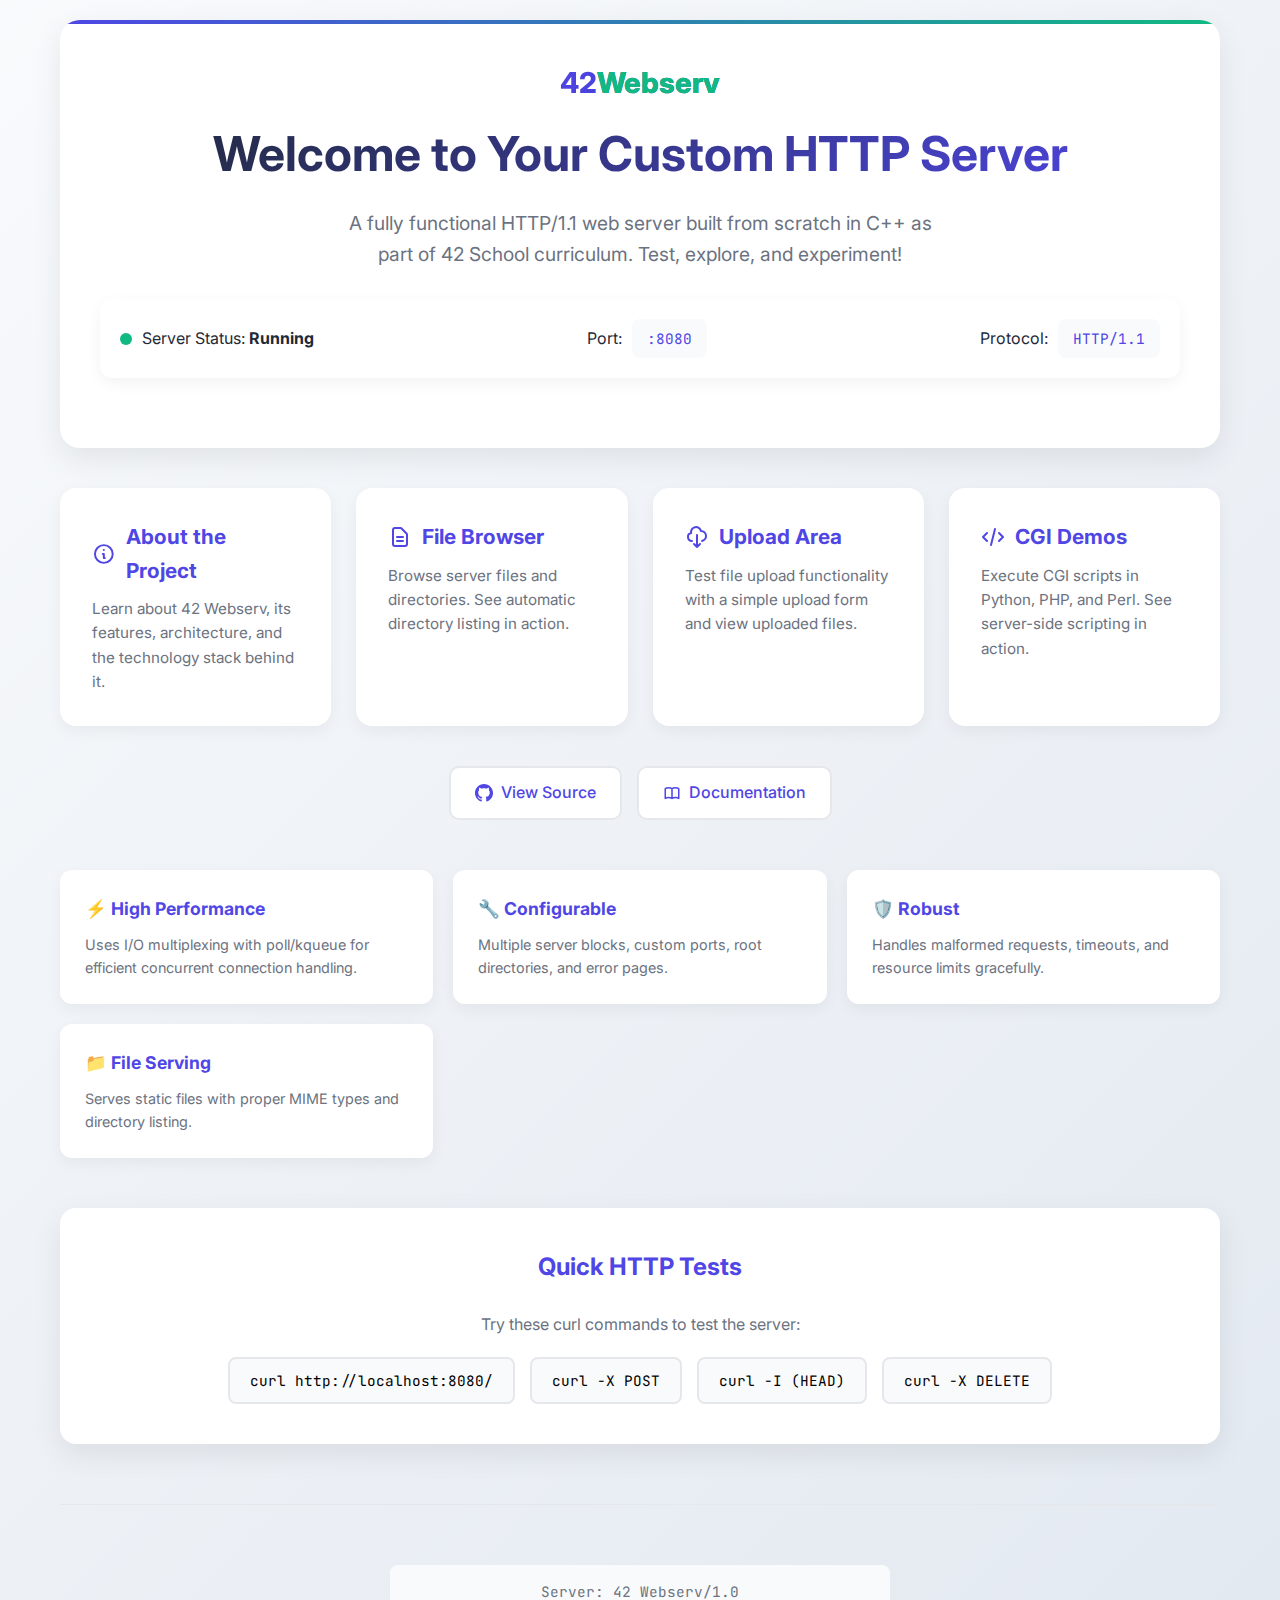
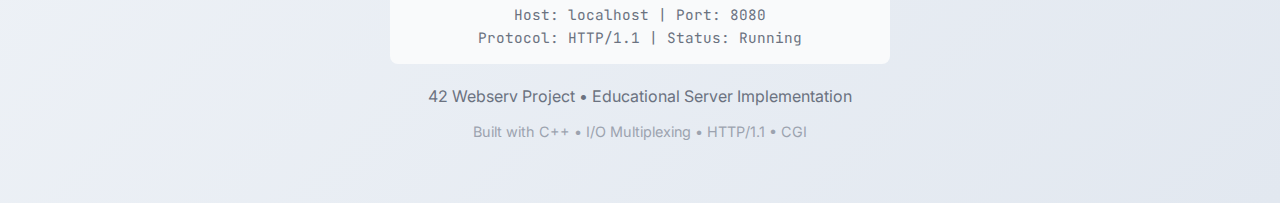
<file: www/index.html>
<!DOCTYPE html>
<html lang="en">
<head>
    <meta charset="UTF-8">
    <meta name="viewport" content="width=device-width, initial-scale=1.0">
    <title>Home • 42 Webserv</title>
    <style>
        @import url('https://fonts.googleapis.com/css2?family=Inter:wght@300;400;500;600;700&family=JetBrains+Mono:wght@400;500&display=swap');
        
        :root {
            --primary: #4f46e5;
            --primary-dark: #4338ca;
            --secondary: #10b981;
            --dark: #1f2937;
            --light: #f9fafb;
            --gray: #6b7280;
            --border: #e5e7eb;
        }
        
        * {
            margin: 0;
            padding: 0;
            box-sizing: border-box;
        }
        
        body {
            font-family: 'Inter', -apple-system, BlinkMacSystemFont, sans-serif;
            background: linear-gradient(135deg, #f8fafc 0%, #e2e8f0 100%);
            color: var(--dark);
            line-height: 1.6;
            min-height: 100vh;
        }
        
        .container {
            max-width: 1200px;
            margin: 0 auto;
            padding: 20px;
        }
        
        /* Header */
        .header {
            background: white;
            border-radius: 20px;
            padding: 40px;
            margin-bottom: 30px;
            box-shadow: 0 10px 30px rgba(0, 0, 0, 0.08);
            text-align: center;
            position: relative;
            overflow: hidden;
        }
        
        .header::before {
            content: '';
            position: absolute;
            top: 0;
            left: 0;
            right: 0;
            height: 4px;
            background: linear-gradient(90deg, var(--primary), var(--secondary));
        }
        
        .logo {
            font-size: 1.8rem;
            font-weight: 800;
            background: linear-gradient(135deg, var(--primary) 0%, var(--primary-dark) 100%);
            -webkit-background-clip: text;
            background-clip: text;
            color: transparent;
            margin-bottom: 10px;
            display: inline-block;
        }
        
        .logo span {
            color: var(--secondary);
        }
        
        h1 {
            font-size: 3rem;
            margin-bottom: 15px;
            background: linear-gradient(135deg, var(--dark) 0%, var(--primary) 100%);
            -webkit-background-clip: text;
            background-clip: text;
            color: transparent;
        }
        
        .subtitle {
            font-size: 1.2rem;
            color: var(--gray);
            max-width: 600px;
            margin: 0 auto 30px;
        }
        
        /* Navigation */
        .nav-grid {
            display: grid;
            grid-template-columns: repeat(auto-fit, minmax(250px, 1fr));
            gap: 25px;
            margin: 40px 0;
        }
        
        .nav-card {
            background: white;
            border-radius: 16px;
            padding: 30px;
            text-decoration: none;
            color: var(--dark);
            transition: all 0.3s ease;
            border: 2px solid transparent;
            box-shadow: 0 5px 15px rgba(0, 0, 0, 0.05);
            text-align: left;
        }
        
        .nav-card:hover {
            transform: translateY(-5px);
            border-color: var(--primary);
            box-shadow: 0 15px 30px rgba(79, 70, 229, 0.1);
        }
        
        .nav-card h3 {
            font-size: 1.3rem;
            margin-bottom: 10px;
            color: var(--primary);
            display: flex;
            align-items: center;
            gap: 10px;
        }
        
        .nav-card h3 svg {
            width: 24px;
            height: 24px;
        }
        
        .nav-card p {
            color: var(--gray);
            font-size: 0.95rem;
            margin-bottom: 0;
        }
        
        /* Server Status */
        .status-bar {
            background: white;
            border-radius: 12px;
            padding: 20px;
            margin: 30px 0;
            display: flex;
            justify-content: space-between;
            align-items: center;
            flex-wrap: wrap;
            gap: 20px;
            box-shadow: 0 5px 15px rgba(0, 0, 0, 0.05);
        }
        
        .status-item {
            display: flex;
            align-items: center;
            gap: 10px;
        }
        
        .status-indicator {
            width: 12px;
            height: 12px;
            border-radius: 50%;
            background: var(--secondary);
            animation: pulse 2s infinite;
        }
        
        @keyframes pulse {
            0%, 100% { opacity: 1; }
            50% { opacity: 0.5; }
        }
        
        .status-text {
            font-family: 'JetBrains Mono', monospace;
            background: var(--light);
            padding: 8px 15px;
            border-radius: 8px;
            font-size: 0.9rem;
            color: var(--primary);
        }
        
        /* Quick Actions */
        .quick-actions {
            display: flex;
            gap: 15px;
            justify-content: center;
            flex-wrap: wrap;
            margin: 40px 0;
        }
        
        .btn {
            padding: 12px 24px;
            border-radius: 10px;
            text-decoration: none;
            font-weight: 500;
            transition: all 0.3s ease;
            display: inline-flex;
            align-items: center;
            gap: 8px;
            border: 2px solid transparent;
        }
        
        .btn-primary {
            background: var(--primary);
            color: white;
        }
        
        .btn-primary:hover {
            background: var(--primary-dark);
            transform: translateY(-2px);
            box-shadow: 0 5px 15px rgba(79, 70, 229, 0.3);
        }
        
        .btn-secondary {
            background: white;
            color: var(--primary);
            border-color: var(--border);
        }
        
        .btn-secondary:hover {
            background: var(--light);
            transform: translateY(-2px);
        }
        
        /* Features Grid */
        .features {
            display: grid;
            grid-template-columns: repeat(auto-fit, minmax(280px, 1fr));
            gap: 20px;
            margin: 50px 0;
        }
        
        .feature {
            background: white;
            padding: 25px;
            border-radius: 12px;
            box-shadow: 0 5px 15px rgba(0, 0, 0, 0.05);
        }
        
        .feature h3 {
            color: var(--primary);
            margin-bottom: 10px;
            font-size: 1.1rem;
        }
        
        .feature p {
            color: var(--gray);
            font-size: 0.9rem;
        }
        
        /* Test Section */
        .test-section {
            background: white;
            border-radius: 16px;
            padding: 40px;
            margin: 50px 0;
            box-shadow: 0 10px 30px rgba(0, 0, 0, 0.08);
        }
        
        .test-section h2 {
            color: var(--primary);
            margin-bottom: 25px;
            text-align: center;
        }
        
        .test-buttons {
            display: flex;
            gap: 15px;
            justify-content: center;
            flex-wrap: wrap;
        }
        
        .test-btn {
            padding: 12px 20px;
            background: var(--light);
            border: 2px solid var(--border);
            border-radius: 8px;
            font-family: 'JetBrains Mono', monospace;
            font-size: 0.9rem;
            cursor: pointer;
            transition: all 0.2s;
        }
        
        .test-btn:hover {
            background: var(--primary);
            color: white;
            border-color: var(--primary);
        }
        
        /* Footer */
        footer {
            text-align: center;
            padding: 40px 20px;
            color: var(--gray);
            margin-top: 60px;
            border-top: 1px solid var(--border);
        }
        
        .server-info {
            font-family: 'JetBrains Mono', monospace;
            background: var(--light);
            padding: 15px;
            border-radius: 8px;
            margin: 20px auto;
            max-width: 500px;
            font-size: 0.9rem;
        }
        
        /* Responsive */
        @media (max-width: 768px) {
            h1 {
                font-size: 2.2rem;
            }
            
            .header {
                padding: 30px 20px;
            }
            
            .nav-grid {
                grid-template-columns: 1fr;
            }
            
            .status-bar {
                flex-direction: column;
                align-items: flex-start;
            }
            
            .test-section {
                padding: 25px 20px;
            }
        }
        
        /* Animations */
        @keyframes fadeInUp {
            from {
                opacity: 0;
                transform: translateY(20px);
            }
            to {
                opacity: 1;
                transform: translateY(0);
            }
        }
        
        .nav-card, .feature, .test-section {
            animation: fadeInUp 0.6s ease-out;
        }
    </style>
</head>
<body>
    <div class="container">
        <header class="header">
            <div class="logo">42<span>Webserv</span></div>
            <h1>Welcome to Your Custom HTTP Server</h1>
            <p class="subtitle">
                A fully functional HTTP/1.1 web server built from scratch in C++ 
                as part of 42 School curriculum. Test, explore, and experiment!
            </p>
            
            <div class="status-bar">
                <div class="status-item">
                    <div class="status-indicator"></div>
                    <span>Server Status: <strong>Running</strong></span>
                </div>
                <div class="status-item">
                    <span>Port: </span>
                    <code class="status-text" id="current-port">:8080</code>
                </div>
                <div class="status-item">
                    <span>Protocol: </span>
                    <code class="status-text">HTTP/1.1</code>
                </div>
            </div>
        </header>
        
        <div class="nav-grid">
            <a href="/about.html" class="nav-card">
                <h3>
                    <svg xmlns="http://www.w3.org/2000/svg" fill="none" viewBox="0 0 24 24" stroke="currentColor">
                        <path stroke-linecap="round" stroke-linejoin="round" stroke-width="2" d="M13 16h-1v-4h-1m1-4h.01M21 12a9 9 0 11-18 0 9 9 0 0118 0z" />
                    </svg>
                    About the Project
                </h3>
                <p>Learn about 42 Webserv, its features, architecture, and the technology stack behind it.</p>
            </a>
            
            <a href="/files/" class="nav-card">
                <h3>
                    <svg xmlns="http://www.w3.org/2000/svg" fill="none" viewBox="0 0 24 24" stroke="currentColor">
                        <path stroke-linecap="round" stroke-linejoin="round" stroke-width="2" d="M9 12h6m-6 4h6m2 5H7a2 2 0 01-2-2V5a2 2 0 012-2h5.586a1 1 0 01.707.293l5.414 5.414a1 1 0 01.293.707V19a2 2 0 01-2 2z" />
                    </svg>
                    File Browser
                </h3>
                <p>Browse server files and directories. See automatic directory listing in action.</p>
            </a>
            
            <a href="/upload/" class="nav-card">
                <h3>
                    <svg xmlns="http://www.w3.org/2000/svg" fill="none" viewBox="0 0 24 24" stroke="currentColor">
                        <path stroke-linecap="round" stroke-linejoin="round" stroke-width="2" d="M7 16a4 4 0 01-.88-7.903A5 5 0 1115.9 6L16 6a5 5 0 011 9.9M9 19l3 3m0 0l3-3m-3 3V10" />
                    </svg>
                    Upload Area
                </h3>
                <p>Test file upload functionality with a simple upload form and view uploaded files.</p>
            </a>
            
            <a href="/cgi-bin/" class="nav-card">
                <h3>
                    <svg xmlns="http://www.w3.org/2000/svg" fill="none" viewBox="0 0 24 24" stroke="currentColor">
                        <path stroke-linecap="round" stroke-linejoin="round" stroke-width="2" d="M10 20l4-16m4 4l4 4-4 4M6 16l-4-4 4-4" />
                    </svg>
                    CGI Demos
                </h3>
                <p>Execute CGI scripts in Python, PHP, and Perl. See server-side scripting in action.</p>
            </a>
        </div>
        
        <div class="quick-actions">
            <a href="https://github.com" target="_blank" class="btn btn-secondary">
                <svg xmlns="http://www.w3.org/2000/svg" width="18" height="18" fill="currentColor" viewBox="0 0 24 24">
                    <path d="M12 0c-6.626 0-12 5.373-12 12 0 5.302 3.438 9.8 8.207 11.387.599.111.793-.261.793-.577v-2.234c-3.338.726-4.033-1.416-4.033-1.416-.546-1.387-1.333-1.756-1.333-1.756-1.089-.745.083-.729.083-.729 1.205.084 1.839 1.237 1.839 1.237 1.07 1.834 2.807 1.304 3.492.997.107-.775.418-1.305.762-1.604-2.665-.305-5.467-1.334-5.467-5.931 0-1.311.469-2.381 1.236-3.221-.124-.303-.535-1.524.117-3.176 0 0 1.008-.322 3.301 1.23.957-.266 1.983-.399 3.003-.404 1.02.005 2.047.138 3.006.404 2.291-1.552 3.297-1.23 3.297-1.23.653 1.653.242 2.874.118 3.176.77.84 1.235 1.911 1.235 3.221 0 4.609-2.807 5.624-5.479 5.921.43.372.823 1.102.823 2.222v3.293c0 .319.192.694.801.576 4.765-1.589 8.199-6.086 8.199-11.386 0-6.627-5.373-12-12-12z"/>
                </svg>
                View Source
            </a>
            <a href="/documentation.html" class="btn btn-secondary">
                <svg xmlns="http://www.w3.org/2000/svg" width="18" height="18" fill="none" viewBox="0 0 24 24" stroke="currentColor">
                    <path stroke-linecap="round" stroke-linejoin="round" stroke-width="2" d="M12 6.253v13m0-13C10.832 5.477 9.246 5 7.5 5S4.168 5.477 3 6.253v13C4.168 18.477 5.754 18 7.5 18s3.332.477 4.5 1.253m0-13C13.168 5.477 14.754 5 16.5 5c1.746 0 3.332.477 4.5 1.253v13C19.832 18.477 18.246 18 16.5 18c-1.746 0-3.332.477-4.5 1.253" />
                </svg>
                Documentation
            </a>
        </div>
        
        <div class="features">
            <div class="feature">
                <h3>⚡ High Performance</h3>
                <p>Uses I/O multiplexing with poll/kqueue for efficient concurrent connection handling.</p>
            </div>
            <div class="feature">
                <h3>🔧 Configurable</h3>
                <p>Multiple server blocks, custom ports, root directories, and error pages.</p>
            </div>
            <div class="feature">
                <h3>🛡️ Robust</h3>
                <p>Handles malformed requests, timeouts, and resource limits gracefully.</p>
            </div>
            <div class="feature">
                <h3>📁 File Serving</h3>
                <p>Serves static files with proper MIME types and directory listing.</p>
            </div>
        </div>
        
        <div class="test-section">
            <h2>Quick HTTP Tests</h2>
            <p style="text-align: center; color: var(--gray); margin-bottom: 20px;">
                Try these curl commands to test the server:
            </p>
            <div class="test-buttons">
                <button class="test-btn" onclick="copyToClipboard('curl http://localhost:8080/')">
                    curl http://localhost:8080/
                </button>
                <button class="test-btn" onclick="copyToClipboard('curl -X POST http://localhost:8080/upload')">
                    curl -X POST
                </button>
                <button class="test-btn" onclick="copyToClipboard('curl -I http://localhost:8080/')">
                    curl -I (HEAD)
                </button>
                <button class="test-btn" onclick="copyToClipboard('curl -X DELETE http://localhost:8080/files/test.txt')">
                    curl -X DELETE
                </button>
            </div>
            <p id="copy-notice" style="text-align: center; margin-top: 15px; color: var(--secondary); display: none;">
                ✓ Command copied to clipboard!
            </p>
        </div>
        
        <footer>
            <div class="server-info">
                <div>Server: 42 Webserv/1.0</div>
                <div>Host: localhost | Port: <span id="port-display">8080</span></div>
                <div>Protocol: HTTP/1.1 | Status: Running</div>
            </div>
            <p>42 Webserv Project • Educational Server Implementation</p>
            <p style="font-size: 0.9rem; color: #9ca3af; margin-top: 10px;">
                Built with C++ • I/O Multiplexing • HTTP/1.1 • CGI
            </p>
        </footer>
    </div>
    
    <script>
        // Dynamic connection count
        let connections = Math.floor(Math.random() * 100) + 1;
        document.getElementById('connection-count').textContent = connections;
        
        // Update connections every 5 seconds
        setInterval(() => {
            connections += Math.floor(Math.random() * 5) - 2;
            connections = Math.max(1, Math.min(1000, connections));
            document.getElementById('connection-count').textContent = connections;
        }, 5000);
        
        // Get current port from URL
        const currentPort = window.location.port || '8080';
        document.getElementById('current-port').textContent = `:${currentPort}`;
        document.getElementById('port-display').textContent = currentPort;
        
        // Copy to clipboard function
        function copyToClipboard(text) {
            navigator.clipboard.writeText(text).then(() => {
                const notice = document.getElementById('copy-notice');
                notice.style.display = 'block';
                setTimeout(() => {
                    notice.style.display = 'none';
                }, 2000);
            });
        }
        
        // Add click handlers to test buttons
        document.querySelectorAll('.test-btn').forEach(btn => {
            btn.addEventListener('click', function() {
                const text = this.textContent.trim();
                copyToClipboard(text);
            });
        });
        
        // Add hover effect to nav cards
        document.querySelectorAll('.nav-card').forEach(card => {
            card.addEventListener('mouseenter', function() {
                this.style.transform = 'translateY(-5px)';
            });
            card.addEventListener('mouseleave', function() {
                this.style.transform = 'translateY(0)';
            });
        });
        
        // Simple page load animation
        document.addEventListener('DOMContentLoaded', () => {
            document.body.style.opacity = '0';
            document.body.style.transition = 'opacity 0.3s ease';
            
            setTimeout(() => {
                document.body.style.opacity = '1';
            }, 100);
        });
    </script>
</body>
</html>
</file>
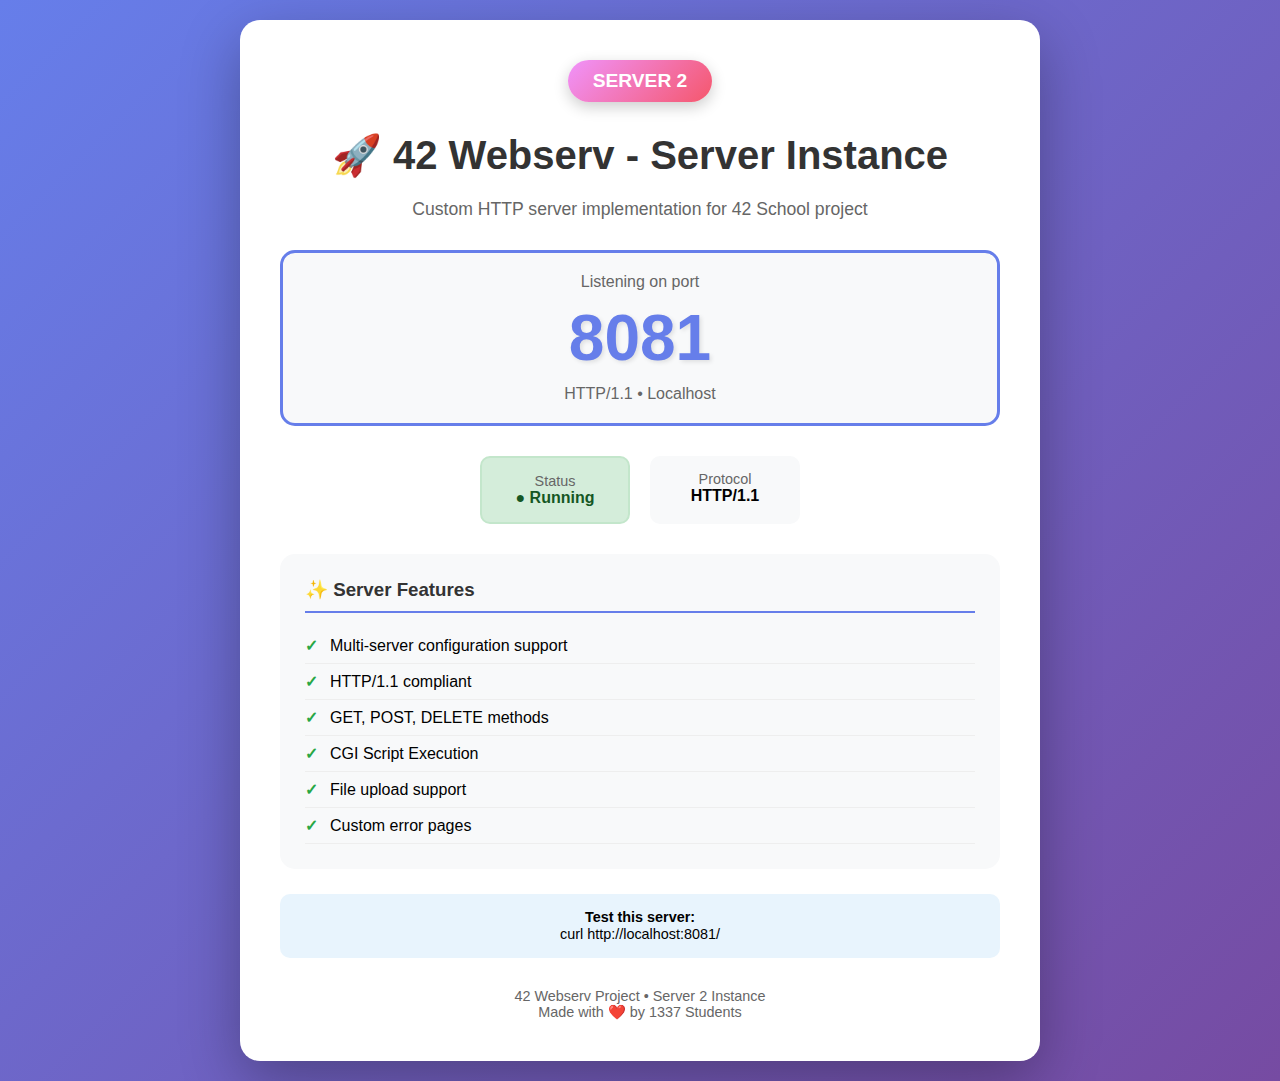
<file: www2/index.html>
<!DOCTYPE html>
<html lang="en">
<head>
    <meta charset="UTF-8">
    <meta name="viewport" content="width=device-width, initial-scale=1.0">
    <title>Server 2 - 42 Webserv</title>
    <style>
        * {
            margin: 0;
            padding: 0;
            box-sizing: border-box;
            font-family: 'Segoe UI', Tahoma, Geneva, Verdana, sans-serif;
        }
        
        body {
            background: linear-gradient(135deg, #667eea 0%, #764ba2 100%);
            min-height: 100vh;
            display: flex;
            justify-content: center;
            align-items: center;
            padding: 20px;
        }
        
        .container {
            background: white;
            border-radius: 20px;
            box-shadow: 0 20px 60px rgba(0, 0, 0, 0.3);
            padding: 40px;
            max-width: 800px;
            width: 100%;
            text-align: center;
        }
        
        .server-badge {
            display: inline-block;
            background: linear-gradient(135deg, #f093fb 0%, #f5576c 100%);
            color: white;
            padding: 10px 25px;
            border-radius: 50px;
            font-size: 1.2rem;
            font-weight: bold;
            margin-bottom: 30px;
            box-shadow: 0 5px 15px rgba(0, 0, 0, 0.2);
        }
        
        .port-display {
            background: #f8f9fa;
            border: 3px solid #667eea;
            border-radius: 15px;
            padding: 20px;
            margin: 30px 0;
            font-family: 'Courier New', monospace;
        }
        
        .port-number {
            font-size: 4rem;
            font-weight: bold;
            color: #667eea;
            text-shadow: 2px 2px 4px rgba(0, 0, 0, 0.1);
        }
        
        h1 {
            color: #333;
            margin-bottom: 20px;
            font-size: 2.5rem;
        }
        
        .status {
            display: flex;
            justify-content: center;
            gap: 20px;
            margin: 30px 0;
        }
        
        .status-item {
            background: #f8f9fa;
            padding: 15px 25px;
            border-radius: 10px;
            min-width: 150px;
        }
        
        .status-item.active {
            background: #d4edda;
            color: #155724;
            border: 2px solid #c3e6cb;
        }
        
        .features {
            text-align: left;
            background: #f8f9fa;
            padding: 25px;
            border-radius: 15px;
            margin-top: 30px;
        }
        
        .features h3 {
            color: #333;
            margin-bottom: 15px;
            border-bottom: 2px solid #667eea;
            padding-bottom: 10px;
        }
        
        .features ul {
            list-style: none;
        }
        
        .features li {
            padding: 8px 0;
            border-bottom: 1px solid #eee;
        }
        
        .features li:before {
            content: "✓";
            color: #28a745;
            font-weight: bold;
            display: inline-block;
            width: 25px;
        }
        
        .connection-info {
            background: #e8f4fd;
            border-radius: 10px;
            padding: 15px;
            margin-top: 25px;
            font-family: 'Courier New', monospace;
            font-size: 0.9rem;
        }
        
        footer {
            margin-top: 30px;
            color: #666;
            font-size: 0.9rem;
        }
    </style>
</head>
<body>
    <div class="container">
        <div class="server-badge">SERVER 2</div>
        
        <h1>🚀 42 Webserv - Server Instance</h1>
        <p style="color: #666; margin-bottom: 30px; font-size: 1.1rem;">
            Custom HTTP server implementation for 42 School project
        </p>
        
        <div class="port-display">
            <div style="color: #666; margin-bottom: 10px;">Listening on port</div>
            <div class="port-number">8081</div>
            <div style="color: #666; margin-top: 10px;">HTTP/1.1 • Localhost</div>
        </div>
        
        <div class="status">
            <div class="status-item active">
                <div style="font-size: 0.9rem; color: #666;">Status</div>
                <div style="font-weight: bold; color: #155724;">● Running</div>
            </div>
            <div class="status-item">
                <div style="font-size: 0.9rem; color: #666;">Protocol</div>
                <div style="font-weight: bold;">HTTP/1.1</div>
            </div>
        </div>
        
        <div class="features">
            <h3>✨ Server Features</h3>
            <ul>
                <li>Multi-server configuration support</li>
                <li>HTTP/1.1 compliant</li>
                <li>GET, POST, DELETE methods</li>
                <li>CGI Script Execution</li>
                <li>File upload support</li>
                <li>Custom error pages</li>
            </ul>
        </div>
        
        <div class="connection-info">
            <strong>Test this server:</strong><br>
            <code>curl http://localhost:8081/</code><br>
        </div>
        
        <footer>
            <p>42 Webserv Project • Server 2 Instance</p>
            <p>Made with ❤️ by 1337 Students</p>
        </footer>
    </div>
    
    <script>
        // Simple connection counter simulation
        let connections = 0;
        setInterval(() => {
            connections = Math.floor(Math.random() * 50) + 1;
            document.getElementById('connection-count').textContent = connections;
        }, 2000);
        
        // Update time every second
        function updateTime() {
            const now = new Date();
            document.getElementById('current-time').textContent = 
                now.toLocaleTimeString();
        }
        
        setInterval(updateTime, 1000);
        updateTime();
    </script>
</body>
</html>
</file>
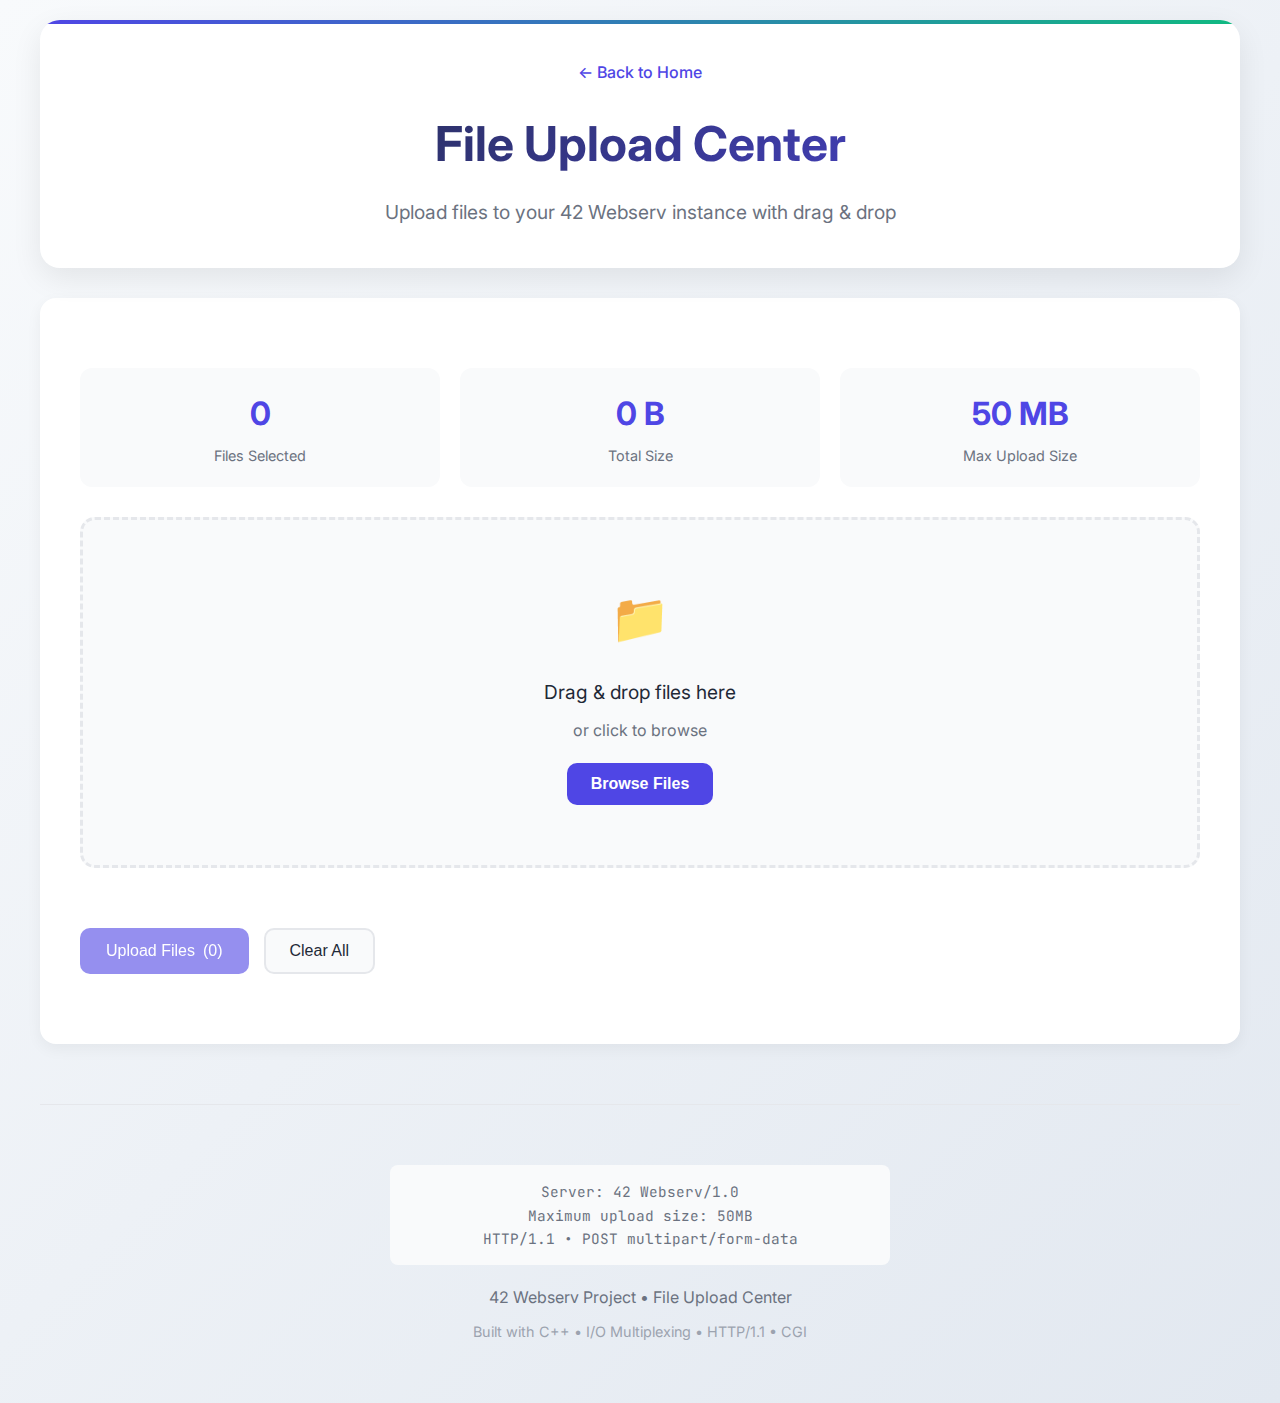
<file: www/upload/index.html>
<!DOCTYPE html>
<html lang="en">
<head>
    <meta charset="UTF-8">
    <meta name="viewport" content="width=device-width, initial-scale=1.0">
    <title>File Upload • 42 Webserv</title>
    <style>
        @import url('https://fonts.googleapis.com/css2?family=Inter:wght@400;500;600;700&family=JetBrains+Mono:wght@400;500&display=swap');
        
        :root {
            --primary: #4f46e5;
            --primary-dark: #4338ca;
            --secondary: #10b981;
            --danger: #ef4444;
            --dark: #1f2937;
            --light: #f9fafb;
            --gray: #6b7280;
            --border: #e5e7eb;
        }
        
        * {
            margin: 0;
            padding: 0;
            box-sizing: border-box;
        }
        
        body {
            font-family: 'Inter', -apple-system, BlinkMacSystemFont, sans-serif;
            background: linear-gradient(135deg, #f8fafc 0%, #e2e8f0 100%);
            color: var(--dark);
            line-height: 1.6;
            min-height: 100vh;
            padding: 20px;
        }
        
        .container {
            max-width: 1200px;
            margin: 0 auto;
        }
        
        /* Header */
        .header {
            background: white;
            border-radius: 20px;
            padding: 40px;
            margin-bottom: 30px;
            box-shadow: 0 10px 30px rgba(0, 0, 0, 0.08);
            text-align: center;
            position: relative;
            overflow: hidden;
        }
        
        .header::before {
            content: '';
            position: absolute;
            top: 0;
            left: 0;
            right: 0;
            height: 4px;
            background: linear-gradient(90deg, var(--primary), var(--secondary));
        }
        
        .back-link {
            display: inline-block;
            color: var(--primary);
            text-decoration: none;
            font-weight: 500;
            margin-bottom: 20px;
            transition: all 0.2s;
        }
        
        .back-link:hover {
            gap: 12px;
        }
        
        h1 {
            font-size: 3rem;
            margin-bottom: 15px;
            background: linear-gradient(135deg, var(--dark) 0%, var(--primary) 100%);
            -webkit-background-clip: text;
            background-clip: text;
            color: transparent;
        }
        
        .subtitle {
            font-size: 1.2rem;
            color: var(--gray);
            max-width: 600px;
            margin: 0 auto;
        }
        
        /* Upload Container */
        .upload-container {
            background: white;
            border-radius: 16px;
            padding: 40px;
            margin-bottom: 30px;
            box-shadow: 0 5px 15px rgba(0, 0, 0, 0.05);
        }
        
        /* Drop Zone */
        .drop-zone {
            border: 3px dashed var(--border);
            border-radius: 15px;
            padding: 60px 40px;
            text-align: center;
            margin: 30px 0;
            transition: all 0.3s;
            background: var(--light);
            cursor: pointer;
        }
        
        .drop-zone:hover {
            border-color: var(--primary);
            background: rgba(79, 70, 229, 0.05);
        }
        
        .drop-zone.dragover {
            border-color: var(--secondary);
            background: rgba(16, 185, 129, 0.1);
            transform: scale(1.02);
        }
        
        .drop-zone-icon {
            font-size: 48px;
            margin-bottom: 20px;
        }
        
        .drop-zone-text {
            font-size: 1.2rem;
            margin-bottom: 10px;
            color: var(--dark);
        }
        
        .drop-zone-subtext {
            color: var(--gray);
            margin-bottom: 20px;
        }
        
        .browse-btn {
            display: inline-block;
            background: var(--primary);
            color: white;
            padding: 12px 24px;
            border-radius: 10px;
            font-weight: 600;
            cursor: pointer;
            transition: all 0.3s;
            border: none;
            font-size: 1rem;
        }
        
        .browse-btn:hover {
            background: var(--primary-dark);
            transform: translateY(-2px);
            box-shadow: 0 5px 15px rgba(79, 70, 229, 0.3);
        }
        
        /* File List */
        .file-list {
            margin: 30px 0;
            max-height: 400px;
            overflow-y: auto;
        }
        
        .file-item {
            background: white;
            border: 2px solid var(--border);
            border-radius: 12px;
            padding: 15px;
            margin-bottom: 10px;
            display: flex;
            align-items: center;
            justify-content: space-between;
            transition: all 0.3s;
        }
        
        .file-item:hover {
            border-color: var(--primary);
            box-shadow: 0 4px 6px rgba(0, 0, 0, 0.05);
        }
        
        .file-info {
            display: flex;
            align-items: center;
            gap: 15px;
            flex: 1;
        }
        
        .file-icon {
            width: 40px;
            height: 40px;
            background: var(--primary);
            border-radius: 10px;
            display: flex;
            align-items: center;
            justify-content: center;
            color: white;
            font-size: 1.2rem;
        }
        
        .file-details {
            flex: 1;
        }
        
        .file-name {
            font-weight: 600;
            margin-bottom: 5px;
            word-break: break-all;
        }
        
        .file-size {
            color: var(--gray);
            font-size: 0.9rem;
        }
        
        .file-remove {
            background: none;
            border: none;
            color: var(--danger);
            cursor: pointer;
            padding: 8px;
            border-radius: 8px;
            transition: all 0.3s;
            font-size: 1.2rem;
        }
        
        .file-remove:hover {
            background: rgba(239, 68, 68, 0.1);
            transform: scale(1.1);
        }
        
        /* Buttons */
        .btn {
            padding: 12px 24px;
            border-radius: 10px;
            font-weight: 500;
            cursor: pointer;
            transition: all 0.3s;
            border: 2px solid transparent;
            font-size: 1rem;
            display: inline-flex;
            align-items: center;
            gap: 8px;
        }
        
        .btn-primary {
            background: var(--primary);
            color: white;
        }
        
        .btn-primary:hover:not(:disabled) {
            background: var(--primary-dark);
            transform: translateY(-2px);
            box-shadow: 0 5px 15px rgba(79, 70, 229, 0.3);
        }
        
        .btn-secondary {
            background: var(--light);
            color: var(--dark);
            border-color: var(--border);
        }
        
        .btn-secondary:hover:not(:disabled) {
            background: #e5e7eb;
            transform: translateY(-2px);
        }
        
        .btn:disabled {
            opacity: 0.6;
            cursor: not-allowed;
        }
        
        .action-buttons {
            display: flex;
            gap: 15px;
            margin: 30px 0;
            flex-wrap: wrap;
        }
        
        /* Stats */
        .stats {
            display: grid;
            grid-template-columns: repeat(auto-fit, minmax(200px, 1fr));
            gap: 20px;
            margin: 30px 0;
        }
        
        .stat-card {
            background: var(--light);
            border-radius: 12px;
            padding: 20px;
            text-align: center;
        }
        
        .stat-number {
            font-size: 2rem;
            font-weight: 700;
            color: var(--primary);
            margin-bottom: 5px;
        }
        
        .stat-label {
            color: var(--gray);
            font-size: 0.9rem;
        }
        
        /* Footer */
        footer {
            text-align: center;
            padding: 40px 20px;
            color: var(--gray);
            margin-top: 60px;
            border-top: 1px solid var(--border);
        }
        
        .server-info {
            font-family: 'JetBrains Mono', monospace;
            background: var(--light);
            padding: 15px;
            border-radius: 8px;
            margin: 20px auto;
            max-width: 500px;
            font-size: 0.9rem;
        }
        
        /* Responsive */
        @media (max-width: 768px) {
            h1 {
                font-size: 2.2rem;
            }
            
            .header {
                padding: 30px 20px;
            }
            
            .upload-container {
                padding: 25px;
            }
            
            .drop-zone {
                padding: 40px 20px;
            }
            
            .action-buttons {
                flex-direction: column;
            }
            
            .btn {
                width: 100%;
            }
        }
    </style>
</head>
<body>
    <div class="container">
        <header class="header">
            <a href="/" class="back-link">← Back to Home</a>
            <h1>File Upload Center</h1>
            <p class="subtitle">
                Upload files to your 42 Webserv instance with drag & drop
            </p>
        </header>
        
        <div class="upload-container">
            <div class="stats">
                <div class="stat-card">
                    <div class="stat-number" id="totalFiles">0</div>
                    <div class="stat-label">Files Selected</div>
                </div>
                <div class="stat-card">
                    <div class="stat-number" id="totalSize">0 B</div>
                    <div class="stat-label">Total Size</div>
                </div>
                <div class="stat-card">
                    <div class="stat-number">50 MB</div>
                    <div class="stat-label">Max Upload Size</div>
                </div>
            </div>
            
            <div class="drop-zone" id="dropZone">
                <div class="drop-zone-icon">📁</div>
                <div class="drop-zone-text">Drag & drop files here</div>
                <div class="drop-zone-subtext">or click to browse</div>
                <input type="file" id="fileInput" multiple style="display: none;">
                <button class="browse-btn" onclick="document.getElementById('fileInput').click()">
                    Browse Files
                </button>
            </div>
            
            <div class="file-list" id="fileList"></div>
            
            <form id="uploadForm">
                <div class="action-buttons">
                    <button type="submit" class="btn btn-primary" id="uploadBtn" disabled>
                         Upload Files <span id="fileCount">(0)</span>
                    </button>
                    <button type="button" class="btn btn-secondary" onclick="clearFiles()">
                         Clear All
                    </button>
                </div>
            </form>
        </div>
        
        <footer>
            <div class="server-info">
                <div>Server: 42 Webserv/1.0</div>
                <div>Maximum upload size: 50MB</div>
                <div>HTTP/1.1 • POST multipart/form-data</div>
            </div>
            <p>42 Webserv Project • File Upload Center</p>
            <p style="font-size: 0.9rem; color: #9ca3af; margin-top: 10px;">
                Built with C++ • I/O Multiplexing • HTTP/1.1 • CGI
            </p>
        </footer>
    </div>
    
    <script>
        let files = [];
        
        const dropZone = document.getElementById('dropZone');
        const fileInput = document.getElementById('fileInput');
        const fileList = document.getElementById('fileList');
        const uploadForm = document.getElementById('uploadForm');
        const uploadBtn = document.getElementById('uploadBtn');
        const totalFilesEl = document.getElementById('totalFiles');
        const totalSizeEl = document.getElementById('totalSize');
        const fileCountEl = document.getElementById('fileCount');
        
        updateStats();
        
        dropZone.addEventListener('dragover', (e) => {
            e.preventDefault();
            dropZone.classList.add('dragover');
        });
        
        dropZone.addEventListener('dragleave', () => {
            dropZone.classList.remove('dragover');
        });
        
        dropZone.addEventListener('drop', (e) => {
            e.preventDefault();
            dropZone.classList.remove('dragover');
            handleFiles(e.dataTransfer.files);
        });
        
        fileInput.addEventListener('change', (e) => {
            handleFiles(e.target.files);
            e.target.value = '';
        });
        
        uploadForm.addEventListener('submit', async (e) => {
            e.preventDefault();
            if (files.length === 0) return;
            await uploadFiles();
        });
        
        function handleFiles(fileList) {
            const newFiles = Array.from(fileList);
            newFiles.forEach(file => {
                const exists = files.find(f => f.name === file.name && f.size === file.size);
                if (!exists) files.push(file);
            });
            updateFileList();
            updateStats();
            updateUploadButton();
        }
        
        function updateFileList() {
            fileList.innerHTML = '';
            files.forEach((file, index) => {
                const fileItem = document.createElement('div');
                fileItem.className = 'file-item';
                fileItem.innerHTML = `
                    <div class="file-info">
                        <div class="file-icon">${getFileIcon(file.name)}</div>
                        <div class="file-details">
                            <div class="file-name">${truncateText(file.name, 40)}</div>
                            <div class="file-size">${formatBytes(file.size)} • ${file.type || 'Unknown'}</div>
                        </div>
                    </div>
                    <button class="file-remove" onclick="removeFile(${index})" type="button">
                        🗑️
                    </button>
                `;
                fileList.appendChild(fileItem);
            });
        }
        
        function updateStats() {
            totalFilesEl.textContent = files.length;
            const totalSize = files.reduce((sum, file) => sum + file.size, 0);
            totalSizeEl.textContent = formatBytes(totalSize);
            fileCountEl.textContent = `(${files.length})`;
        }
        
        function updateUploadButton() {
            uploadBtn.disabled = files.length === 0;
        }
        
        function removeFile(index) {
            files.splice(index, 1);
            updateFileList();
            updateStats();
            updateUploadButton();
        }
        
        function clearFiles() {
            files = [];
            fileInput.value = '';
            updateFileList();
            updateStats();
            updateUploadButton();
        }
        
        async function uploadFiles() {
            const formData = new FormData();
            files.forEach(file => formData.append('files[]', file));
            
            try {
                const response = await fetch('/upload', {
                    method: 'POST',
                    body: formData
                });
                
                if (response.ok) {
                    alert('Files uploaded successfully!');
                    clearFiles();
                } else {
                    alert('Upload failed: ' + response.statusText);
                }
            } catch (error) {
                alert('Upload error: ' + error.message);
            }
        }
        
        function getFileIcon(filename) {
            const ext = filename.split('.').pop().toLowerCase();
            const icons = {
                'jpg': '🖼️', 'jpeg': '🖼️', 'png': '🖼️', 'gif': '🖼️',
                'pdf': '📕', 'doc': '📄', 'docx': '📄', 'txt': '📝',
                'zip': '📦', 'mp3': '🎵', 'mp4': '🎬',
                'html': '🌐', 'css': '🎨', 'js': '⚡', 'py': '🐍',
                'default': '📁'
            };
            return icons[ext] || icons.default;
        }
        
        function formatBytes(bytes) {
            if (bytes === 0) return '0 B';
            const k = 1024;
            const sizes = ['B', 'KB', 'MB', 'GB'];
            const i = Math.floor(Math.log(bytes) / Math.log(k));
            return parseFloat((bytes / Math.pow(k, i)).toFixed(2)) + ' ' + sizes[i];
        }
        
        function truncateText(text, maxLength) {
            return text.length <= maxLength ? text : text.substring(0, maxLength) + '...';
        }
    </script>
</body>
</html>
</file>
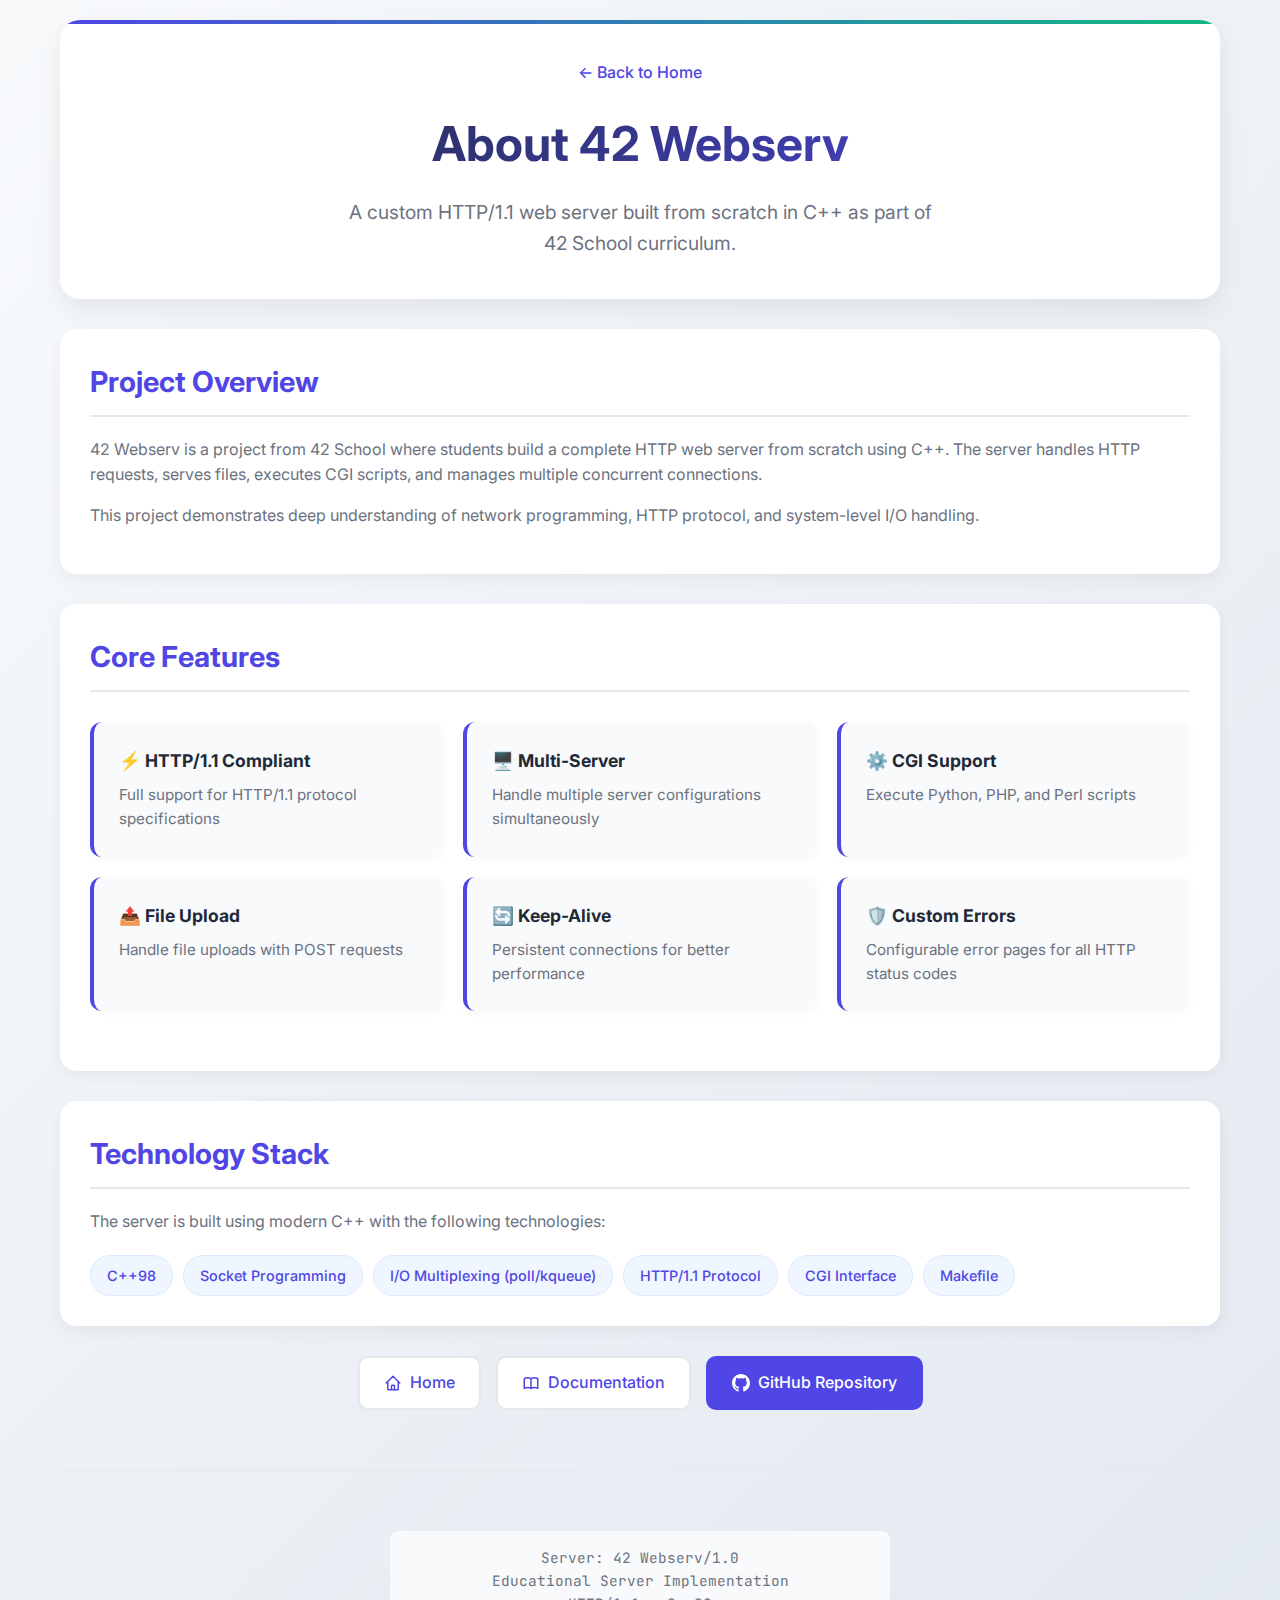
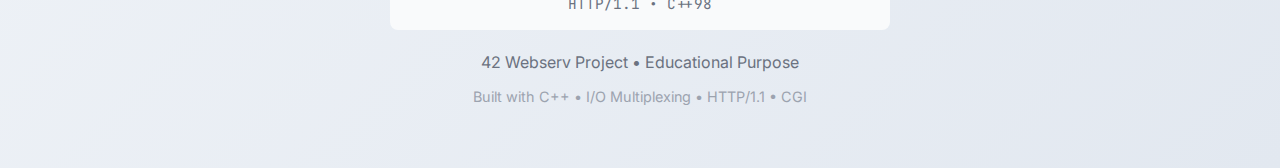
<file: www/about.html>
<!DOCTYPE html>
<html lang="en">
<head>
    <meta charset="UTF-8">
    <meta name="viewport" content="width=device-width, initial-scale=1.0">
    <title>About • 42 Webserv</title>
    <style>
        @import url('https://fonts.googleapis.com/css2?family=Inter:wght@400;500;600;700&family=JetBrains+Mono:wght@400;500&display=swap');
        
        :root {
            --primary: #4f46e5;
            --primary-dark: #4338ca;
            --secondary: #10b981;
            --dark: #1f2937;
            --light: #f9fafb;
            --gray: #6b7280;
            --border: #e5e7eb;
        }
        
        * {
            margin: 0;
            padding: 0;
            box-sizing: border-box;
        }
        
        body {
            font-family: 'Inter', -apple-system, BlinkMacSystemFont, sans-serif;
            background: linear-gradient(135deg, #f8fafc 0%, #e2e8f0 100%);
            color: var(--dark);
            line-height: 1.6;
            min-height: 100vh;
        }
        
        .container {
            max-width: 1200px;
            margin: 0 auto;
            padding: 20px;
        }
        
        /* Header */
        .header {
            background: white;
            border-radius: 20px;
            padding: 40px;
            margin-bottom: 30px;
            box-shadow: 0 10px 30px rgba(0, 0, 0, 0.08);
            text-align: center;
            position: relative;
            overflow: hidden;
        }
        
        .header::before {
            content: '';
            position: absolute;
            top: 0;
            left: 0;
            right: 0;
            height: 4px;
            background: linear-gradient(90deg, var(--primary), var(--secondary));
        }
        
        .back-link {
            display: inline-block;
            color: var(--primary);
            text-decoration: none;
            font-weight: 500;
            margin-bottom: 20px;
            transition: all 0.2s;
        }
        
        .back-link:hover {
            gap: 12px;
        }
        
        h1 {
            font-size: 3rem;
            margin-bottom: 15px;
            background: linear-gradient(135deg, var(--dark) 0%, var(--primary) 100%);
            -webkit-background-clip: text;
            background-clip: text;
            color: transparent;
        }
        
        .subtitle {
            font-size: 1.2rem;
            color: var(--gray);
            max-width: 600px;
            margin: 0 auto;
        }
        
        /* Cards */
        .card {
            background: white;
            border-radius: 16px;
            padding: 30px;
            margin-bottom: 30px;
            box-shadow: 0 5px 15px rgba(0, 0, 0, 0.05);
        }
        
        .card h2 {
            color: var(--primary);
            font-size: 1.8rem;
            margin-bottom: 20px;
            padding-bottom: 10px;
            border-bottom: 2px solid var(--border);
        }
        
        .card p {
            color: var(--gray);
            margin-bottom: 15px;
            font-size: 1rem;
        }
        
        /* Features Grid */
        .features-grid {
            display: grid;
            grid-template-columns: repeat(auto-fit, minmax(280px, 1fr));
            gap: 20px;
            margin: 30px 0;
        }
        
        .feature-item {
            background: var(--light);
            padding: 25px;
            border-radius: 12px;
            border-left: 4px solid var(--primary);
            box-shadow: 0 2px 8px rgba(0, 0, 0, 0.03);
        }
        
        .feature-item strong {
            color: var(--dark);
            font-size: 1.1rem;
            display: block;
            margin-bottom: 8px;
        }
        
        .feature-item p {
            color: var(--gray);
            font-size: 0.95rem;
            margin: 0;
        }
        
        /* Tech Badges */
        .tech-badges {
            display: flex;
            flex-wrap: wrap;
            gap: 10px;
            margin-top: 20px;
        }
        
        .badge {
            background: #eff6ff;
            color: var(--primary);
            padding: 8px 16px;
            border-radius: 20px;
            font-size: 0.9rem;
            font-weight: 500;
            border: 1px solid #dbeafe;
        }
        
        /* Quick Actions */
        .quick-actions {
            display: flex;
            gap: 15px;
            justify-content: center;
            flex-wrap: wrap;
            margin: 30px 0;
        }
        
        .btn {
            padding: 12px 24px;
            border-radius: 10px;
            text-decoration: none;
            font-weight: 500;
            transition: all 0.3s ease;
            display: inline-flex;
            align-items: center;
            gap: 8px;
            border: 2px solid transparent;
        }
        
        .btn svg {
            width: 18px;
            height: 18px;
        }
        
        .btn-primary {
            background: var(--primary);
            color: white;
        }
        
        .btn-primary:hover {
            background: var(--primary-dark);
            transform: translateY(-2px);
            box-shadow: 0 5px 15px rgba(79, 70, 229, 0.3);
        }
        
        .btn-secondary {
            background: white;
            color: var(--primary);
            border-color: var(--border);
        }
        
        .btn-secondary:hover {
            background: var(--light);
            transform: translateY(-2px);
        }
        
        /* Footer */
        footer {
            text-align: center;
            padding: 40px 20px;
            color: var(--gray);
            margin-top: 60px;
            border-top: 1px solid var(--border);
        }
        
        .server-info {
            font-family: 'JetBrains Mono', monospace;
            background: var(--light);
            padding: 15px;
            border-radius: 8px;
            margin: 20px auto;
            max-width: 500px;
            font-size: 0.9rem;
        }
        
        /* Responsive */
        @media (max-width: 768px) {
            h1 {
                font-size: 2.2rem;
            }
            
            .header {
                padding: 30px 20px;
            }
            
            .features-grid {
                grid-template-columns: 1fr;
            }
        }
    </style>
</head>
<body>
    <div class="container">
        <header class="header">
            <a href="/" class="back-link">← Back to Home</a>
            <h1>About 42 Webserv</h1>
            <p class="subtitle">
                A custom HTTP/1.1 web server built from scratch in C++ 
                as part of 42 School curriculum.
            </p>
        </header>
        
        <div class="card">
            <h2>Project Overview</h2>
            <p>42 Webserv is a project from 42 School where students build a complete HTTP web server from scratch using C++. The server handles HTTP requests, serves files, executes CGI scripts, and manages multiple concurrent connections.</p>
            <p>This project demonstrates deep understanding of network programming, HTTP protocol, and system-level I/O handling.</p>
        </div>
        
        <div class="card">
            <h2>Core Features</h2>
            <div class="features-grid">
                <div class="feature-item">
                    <strong>⚡ HTTP/1.1 Compliant</strong>
                    <p>Full support for HTTP/1.1 protocol specifications</p>
                </div>
                <div class="feature-item">
                    <strong>🖥️ Multi-Server</strong>
                    <p>Handle multiple server configurations simultaneously</p>
                </div>
                <div class="feature-item">
                    <strong>⚙️ CGI Support</strong>
                    <p>Execute Python, PHP, and Perl scripts</p>
                </div>
                <div class="feature-item">
                    <strong>📤 File Upload</strong>
                    <p>Handle file uploads with POST requests</p>
                </div>
                <div class="feature-item">
                    <strong>🔄 Keep-Alive</strong>
                    <p>Persistent connections for better performance</p>
                </div>
                <div class="feature-item">
                    <strong>🛡️ Custom Errors</strong>
                    <p>Configurable error pages for all HTTP status codes</p>
                </div>
            </div>
        </div>
        
        <div class="card">
            <h2>Technology Stack</h2>
            <p>The server is built using modern C++ with the following technologies:</p>
            <div class="tech-badges">
                <span class="badge">C++98</span>
                <span class="badge">Socket Programming</span>
                <span class="badge">I/O Multiplexing (poll/kqueue)</span>
                <span class="badge">HTTP/1.1 Protocol</span>
                <span class="badge">CGI Interface</span>
                <span class="badge">Makefile</span>
            </div>
        </div>
        
        <div class="quick-actions">
            <a href="/" class="btn btn-secondary">
                <svg xmlns="http://www.w3.org/2000/svg" fill="none" viewBox="0 0 24 24" stroke="currentColor">
                    <path stroke-linecap="round" stroke-linejoin="round" stroke-width="2" d="M3 12l2-2m0 0l7-7 7 7M5 10v10a1 1 0 001 1h3m10-11l2 2m-2-2v10a1 1 0 01-1 1h-3m-6 0a1 1 0 001-1v-4a1 1 0 011-1h2a1 1 0 011 1v4a1 1 0 001 1m-6 0h6" />
                </svg>
                Home
            </a>
            <a href="/documentation.html" class="btn btn-secondary">
                <svg xmlns="http://www.w3.org/2000/svg" fill="none" viewBox="0 0 24 24" stroke="currentColor">
                    <path stroke-linecap="round" stroke-linejoin="round" stroke-width="2" d="M12 6.253v13m0-13C10.832 5.477 9.246 5 7.5 5S4.168 5.477 3 6.253v13C4.168 18.477 5.754 18 7.5 18s3.332.477 4.5 1.253m0-13C13.168 5.477 14.754 5 16.5 5c1.746 0 3.332.477 4.5 1.253v13C19.832 18.477 18.246 18 16.5 18c-1.746 0-3.332.477-4.5 1.253" />
                </svg>
                Documentation
            </a>
            <a href="https://github.com" target="_blank" class="btn btn-primary">
                <svg xmlns="http://www.w3.org/2000/svg" fill="currentColor" viewBox="0 0 24 24">
                    <path d="M12 0c-6.626 0-12 5.373-12 12 0 5.302 3.438 9.8 8.207 11.387.599.111.793-.261.793-.577v-2.234c-3.338.726-4.033-1.416-4.033-1.416-.546-1.387-1.333-1.756-1.333-1.756-1.089-.745.083-.729.083-.729 1.205.084 1.839 1.237 1.839 1.237 1.07 1.834 2.807 1.304 3.492.997.107-.775.418-1.305.762-1.604-2.665-.305-5.467-1.334-5.467-5.931 0-1.311.469-2.381 1.236-3.221-.124-.303-.535-1.524.117-3.176 0 0 1.008-.322 3.301 1.23.957-.266 1.983-.399 3.003-.404 1.02.005 2.047.138 3.006.404 2.291-1.552 3.297-1.23 3.297-1.23.653 1.653.242 2.874.118 3.176.77.84 1.235 1.911 1.235 3.221 0 4.609-2.807 5.624-5.479 5.921.43.372.823 1.102.823 2.222v3.293c0 .319.192.694.801.576 4.765-1.589 8.199-6.086 8.199-11.386 0-6.627-5.373-12-12-12z"/>
                </svg>
                GitHub Repository
            </a>
        </div>
        
        <footer>
            <div class="server-info">
                <div>Server: 42 Webserv/1.0</div>
                <div>Educational Server Implementation</div>
                <div>HTTP/1.1 • C++98</div>
            </div>
            <p>42 Webserv Project • Educational Purpose</p>
            <p style="font-size: 0.9rem; color: #9ca3af; margin-top: 10px;">
                Built with C++ • I/O Multiplexing • HTTP/1.1 • CGI
            </p>
        </footer>
    </div>
</body>
</html>
</file>
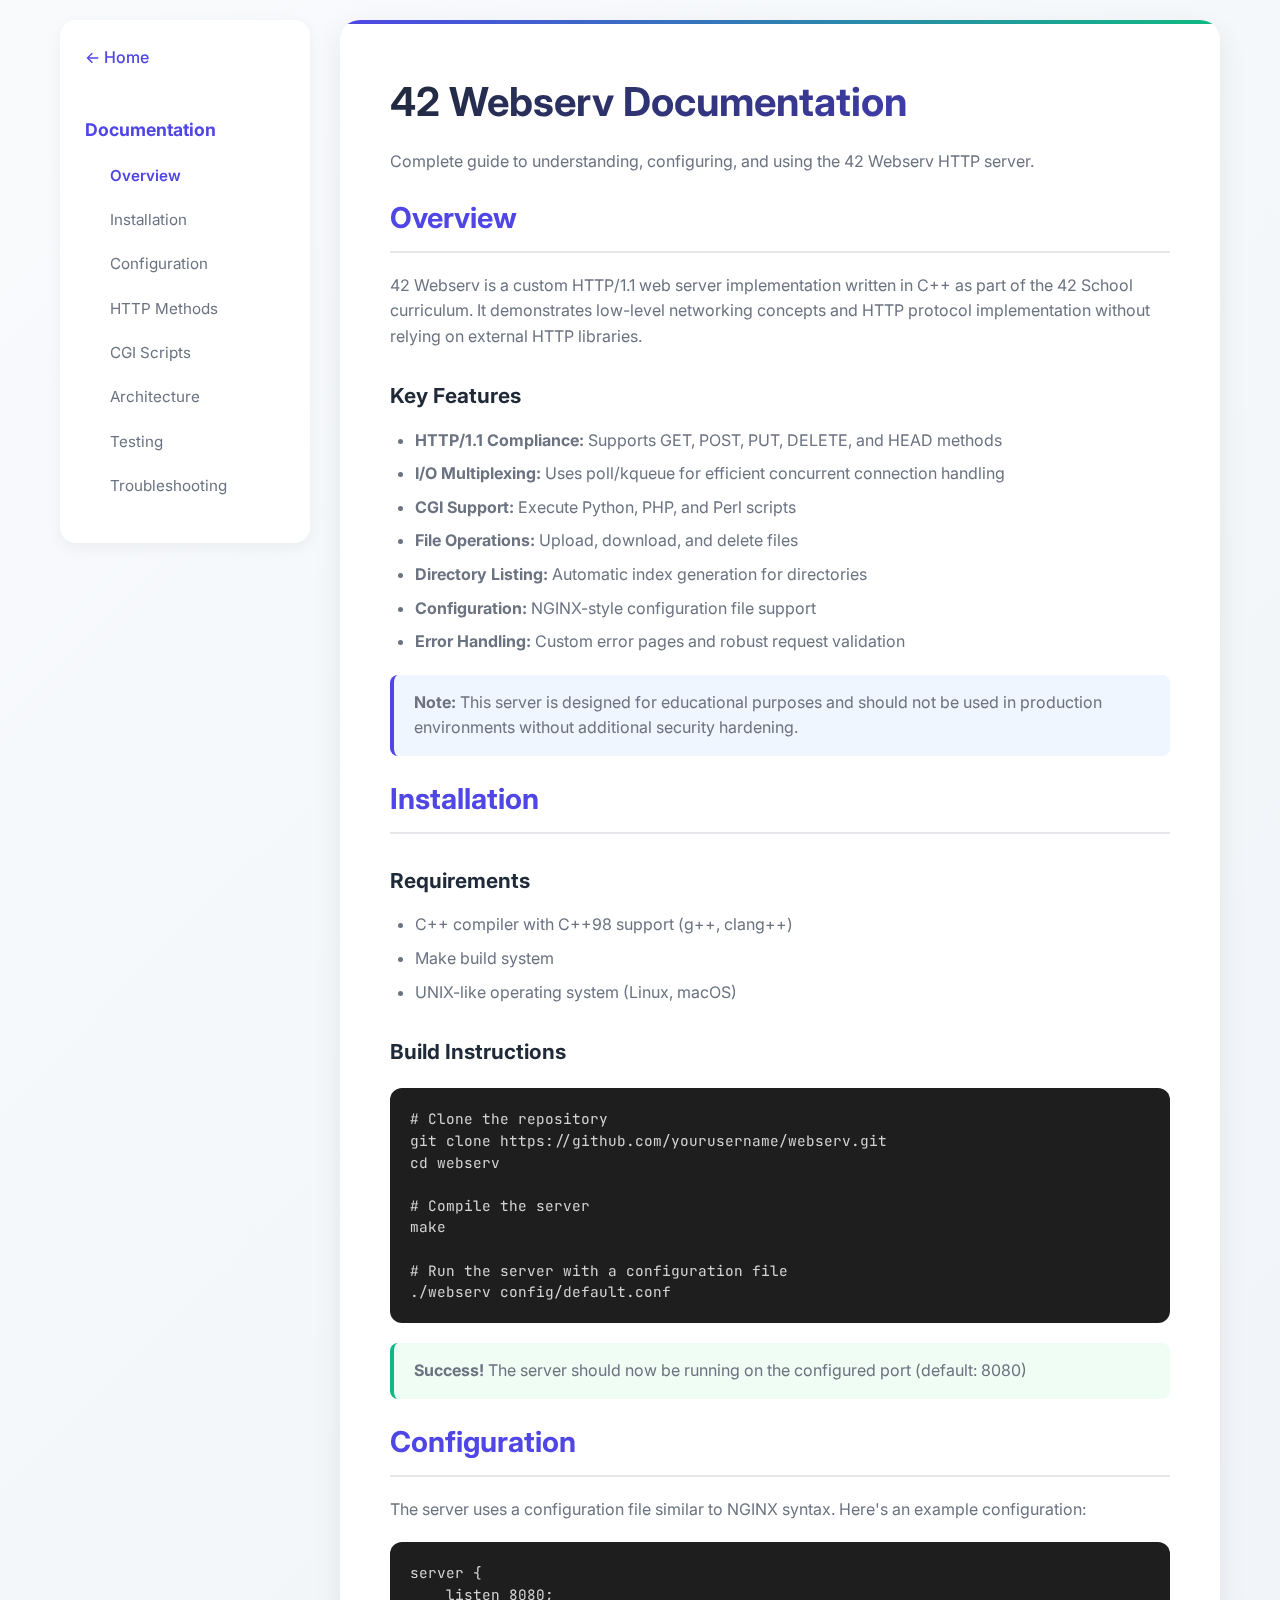
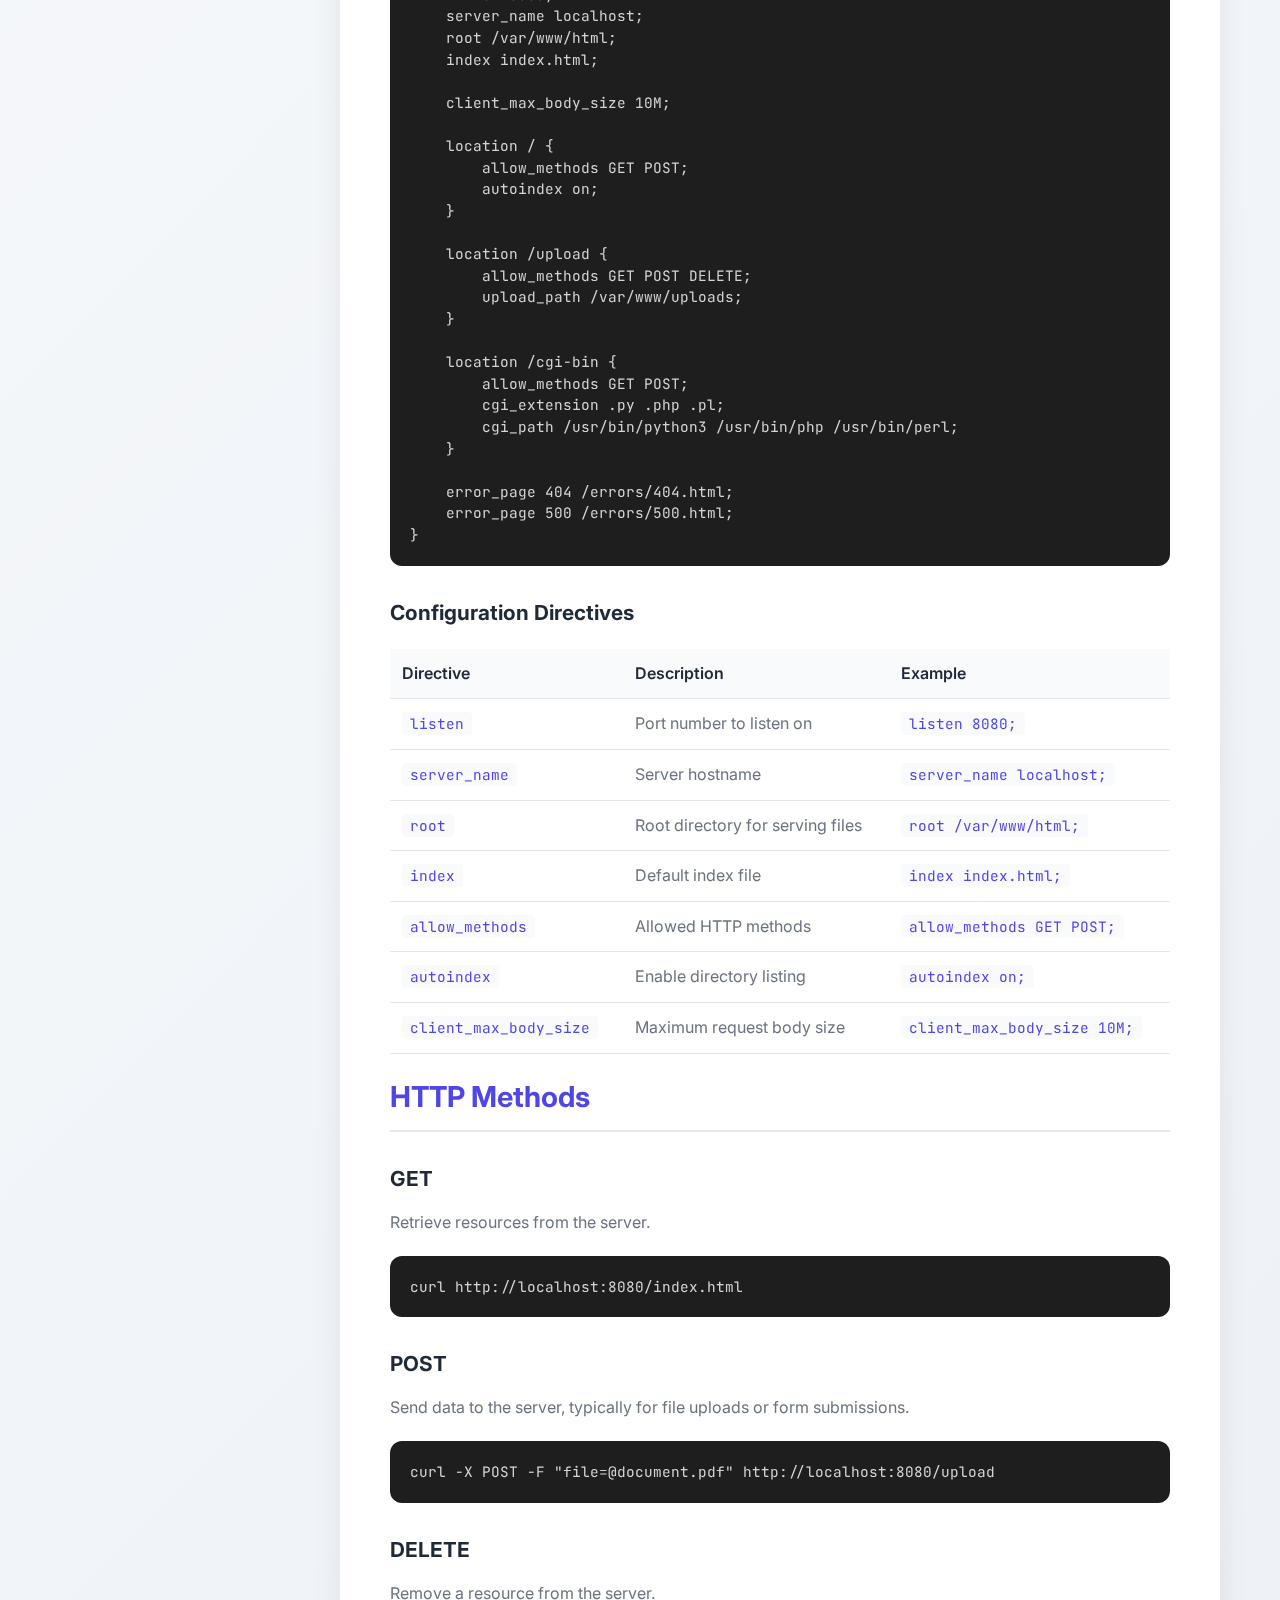
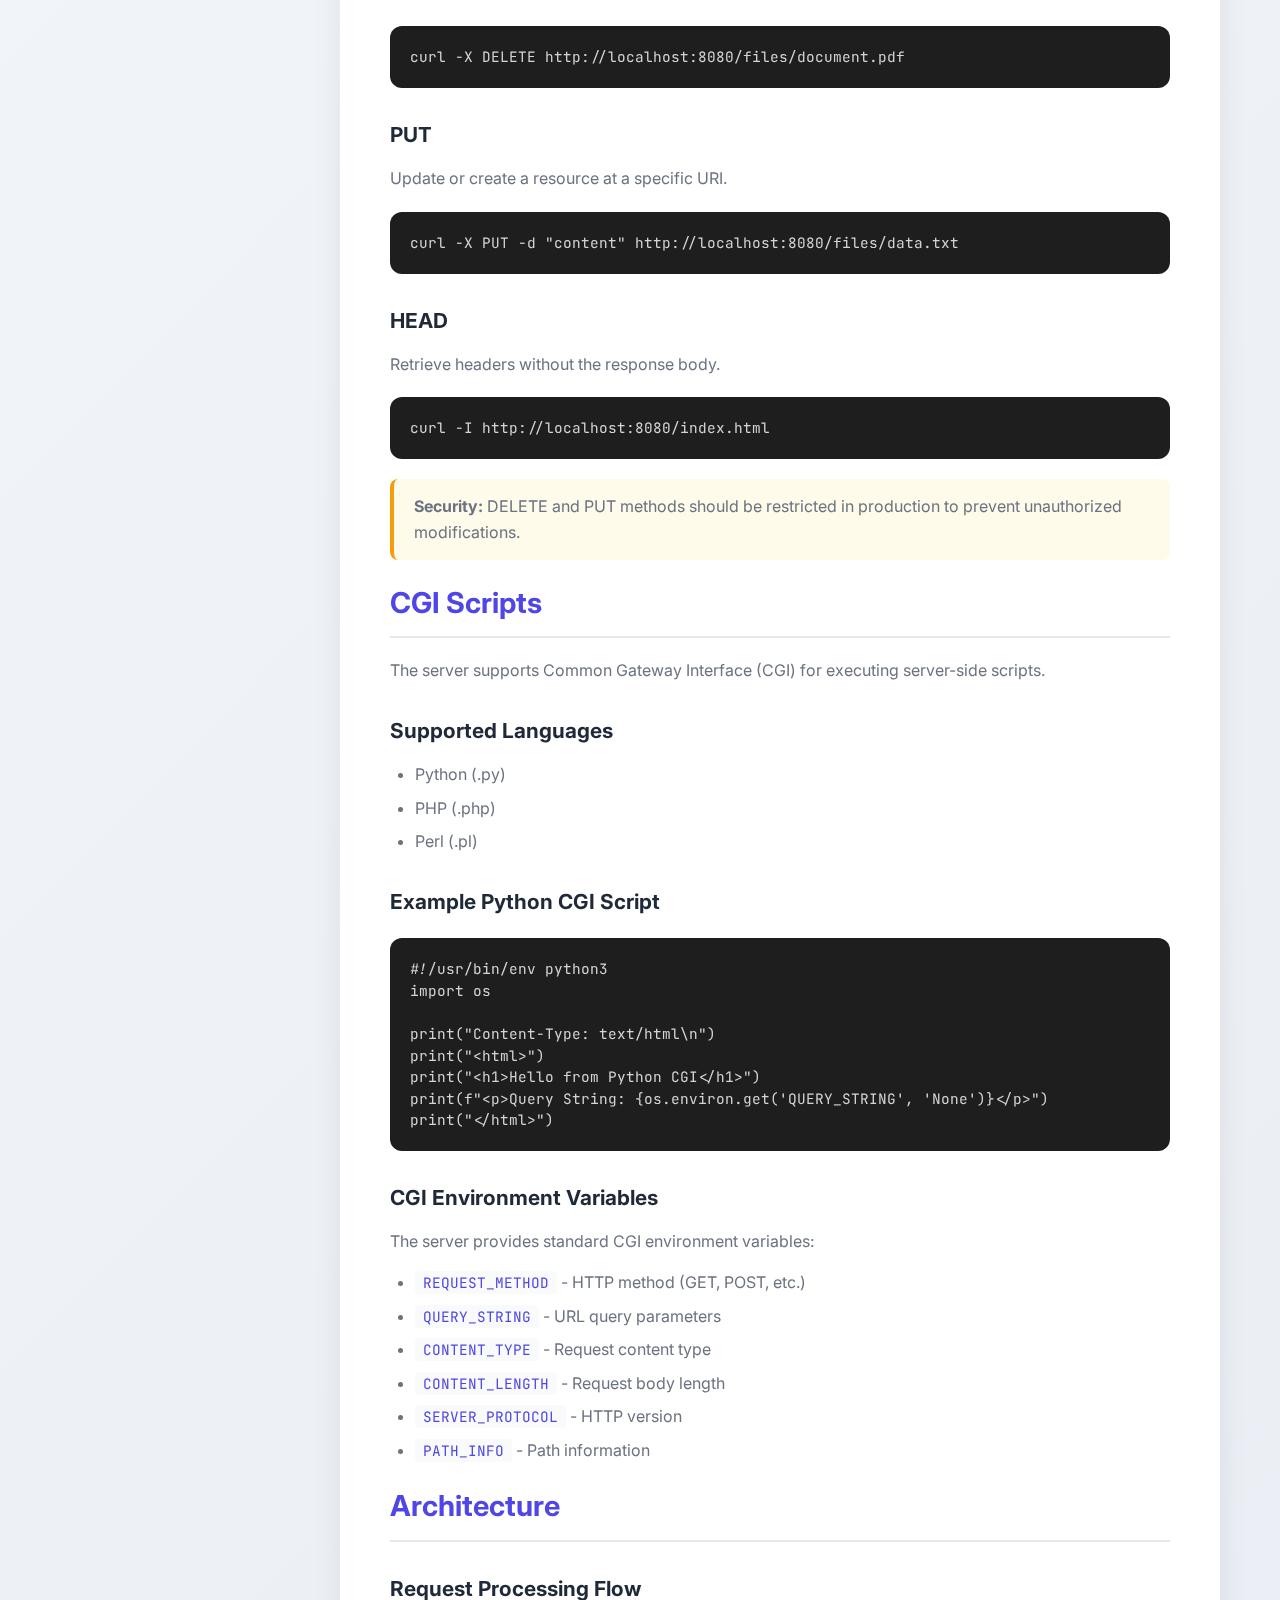
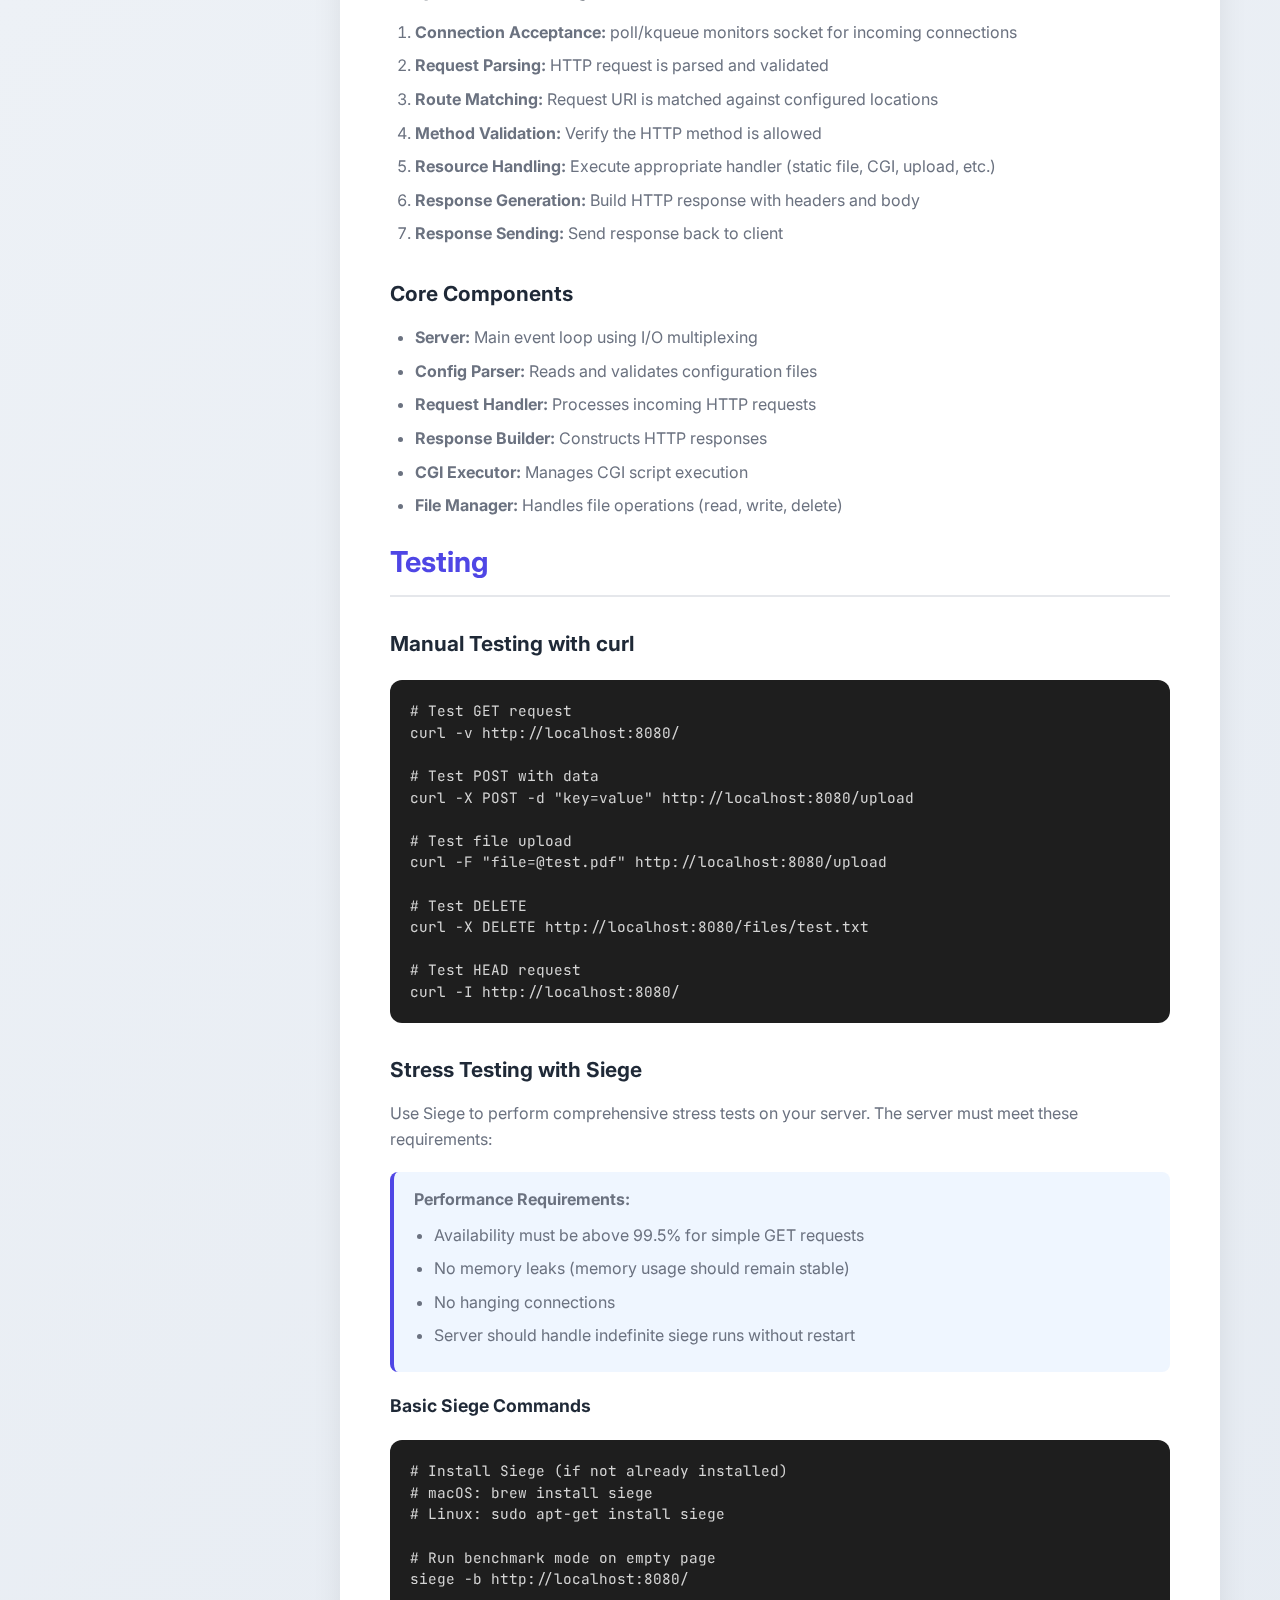
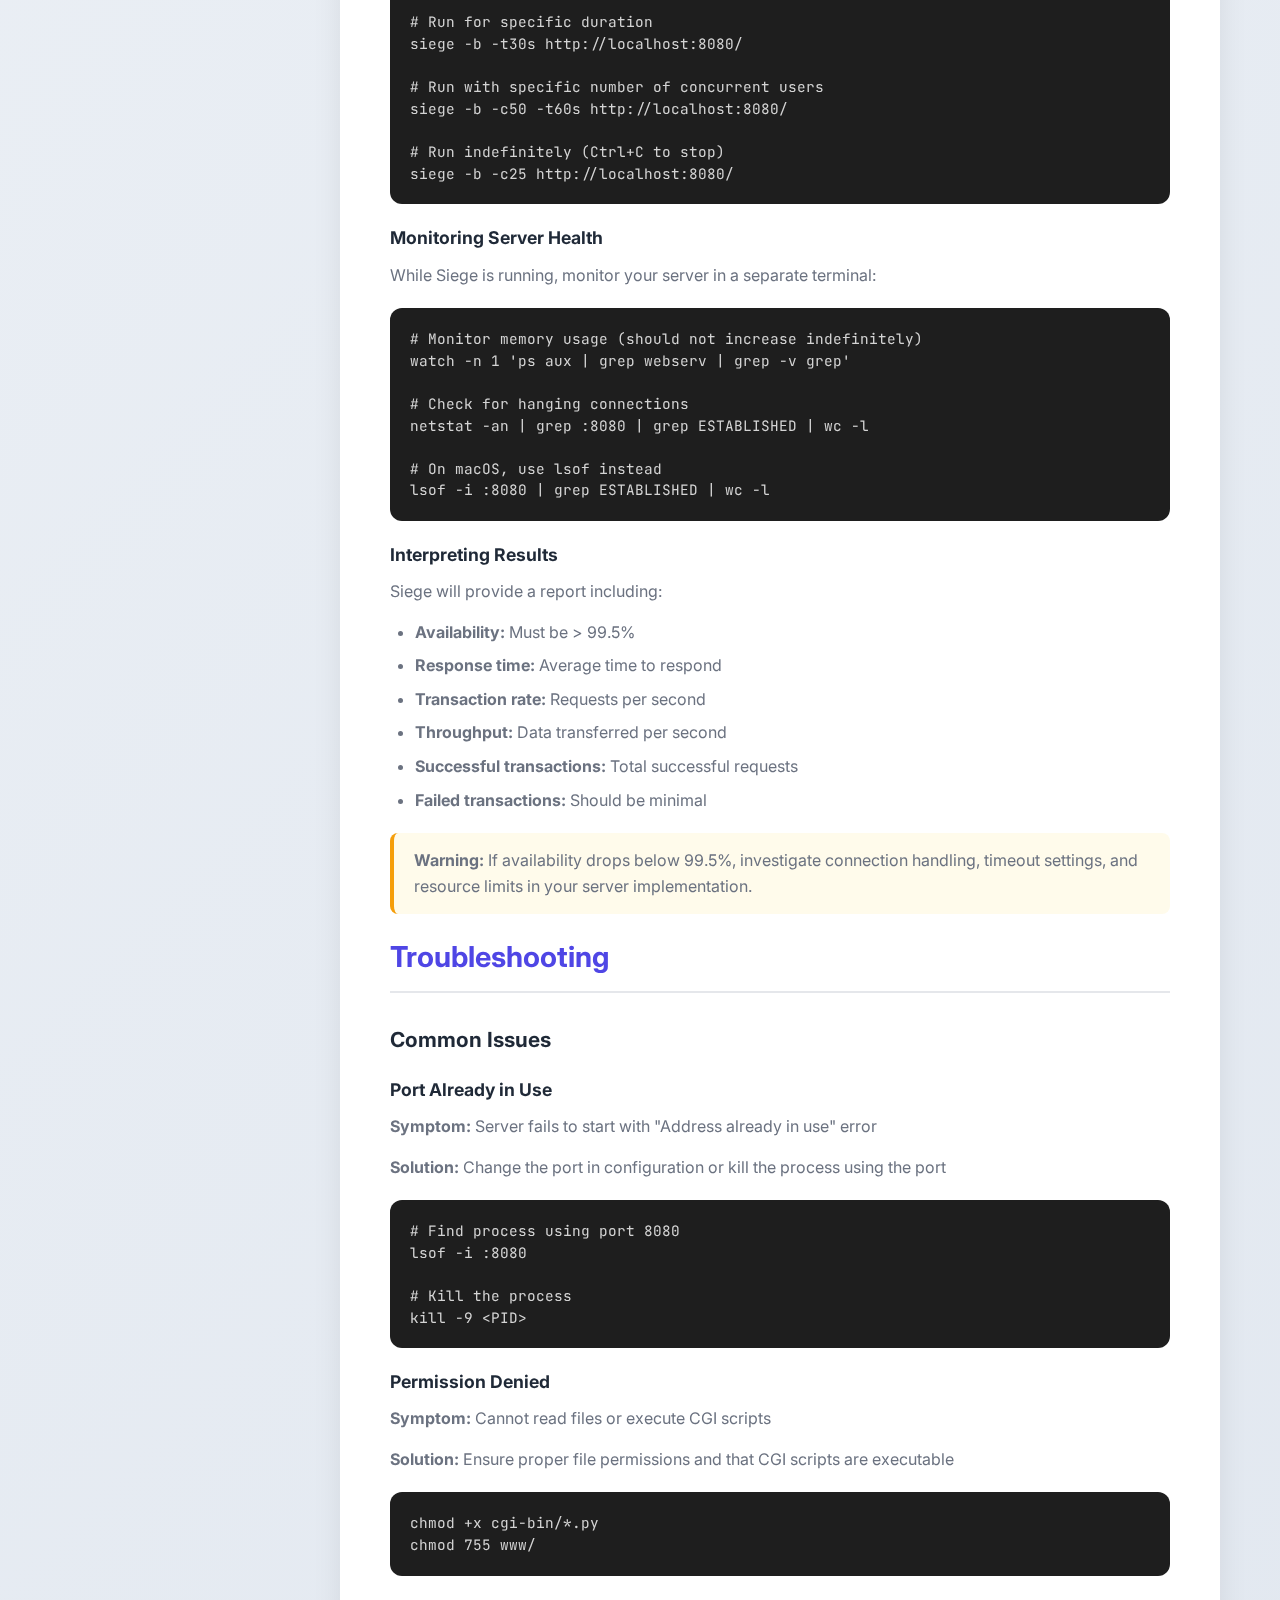
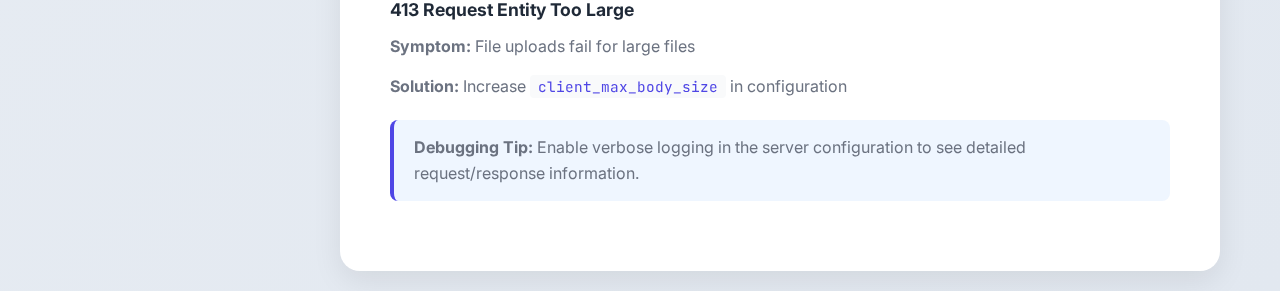
<file: www/documentation.html>
<!DOCTYPE html>
<html lang="en">
<head>
    <meta charset="UTF-8">
    <meta name="viewport" content="width=device-width, initial-scale=1.0">
    <title>Documentation • 42 Webserv</title>
    <style>
        @import url('https://fonts.googleapis.com/css2?family=Inter:wght@400;500;600;700&family=JetBrains+Mono:wght@400;500&display=swap');
        
        :root {
            --primary: #4f46e5;
            --primary-dark: #4338ca;
            --secondary: #10b981;
            --dark: #1f2937;
            --light: #f9fafb;
            --gray: #6b7280;
            --border: #e5e7eb;
        }
        
        * {
            margin: 0;
            padding: 0;
            box-sizing: border-box;
        }
        
        body {
            font-family: 'Inter', -apple-system, BlinkMacSystemFont, sans-serif;
            background: linear-gradient(135deg, #f8fafc 0%, #e2e8f0 100%);
            color: var(--dark);
            line-height: 1.6;
        }
        
        .container {
            max-width: 1200px;
            margin: 0 auto;
            padding: 20px;
            display: grid;
            grid-template-columns: 250px 1fr;
            gap: 30px;
        }
        
        /* Sidebar */
        .sidebar {
            position: sticky;
            top: 20px;
            height: fit-content;
            background: white;
            border-radius: 16px;
            padding: 25px;
            box-shadow: 0 5px 15px rgba(0, 0, 0, 0.05);
        }
        
        .sidebar h3 {
            color: var(--primary);
            margin-bottom: 15px;
            font-size: 1.1rem;
        }
        
        .sidebar nav ul {
            list-style: none;
        }
        
        .sidebar nav ul li {
            margin-bottom: 10px;
        }
        
        .sidebar nav ul li a {
            color: var(--gray);
            text-decoration: none;
            font-size: 0.95rem;
            transition: color 0.2s;
            display: block;
            padding: 5px 0;
        }
        
        .sidebar nav ul li a:hover {
            color: var(--primary);
        }
        
        .sidebar nav ul li a.active {
            color: var(--primary);
            font-weight: 600;
        }
        
        .back-link {
            display: inline-flex;
            align-items: center;
            gap: 8px;
            color: var(--primary);
            text-decoration: none;
            font-weight: 500;
            margin-bottom: 15px;
            transition: all 0.2s;
        }
        
        .back-link:hover {
            gap: 12px;
        }
        
        /* Main Content */
        .main-content {
            background: white;
            border-radius: 20px;
            padding: 50px;
            box-shadow: 0 10px 30px rgba(0, 0, 0, 0.08);
            position: relative;
            overflow: hidden;
        }
        
        .main-content::before {
            content: '';
            position: absolute;
            top: 0;
            left: 0;
            right: 0;
            height: 4px;
            background: linear-gradient(90deg, var(--primary), var(--secondary));
        }
        
        h1 {
            font-size: 2.5rem;
            margin-bottom: 15px;
            background: linear-gradient(135deg, var(--dark) 0%, var(--primary) 100%);
            -webkit-background-clip: text;
            background-clip: text;
            color: transparent;
        }
        
        h2 {
            color: var(--primary);
            font-size: 1.8rem;
            margin: 40px 0 20px;
            padding-bottom: 10px;
            border-bottom: 2px solid var(--border);
        }
        
        h2:first-of-type {
            margin-top: 20px;
        }
        
        h3 {
            color: var(--dark);
            font-size: 1.3rem;
            margin: 30px 0 15px;
        }
        
        h4 {
            color: var(--dark);
            font-size: 1.1rem;
            margin: 20px 0 10px;
        }
        
        p {
            color: var(--gray);
            margin-bottom: 15px;
            font-size: 1rem;
        }
        
        /* Code Blocks */
        code {
            background: var(--light);
            padding: 2px 8px;
            border-radius: 4px;
            font-family: 'JetBrains Mono', monospace;
            font-size: 0.9rem;
            color: var(--primary);
        }
        
        pre {
            background: #1e1e1e;
            color: #d4d4d4;
            padding: 20px;
            border-radius: 12px;
            overflow-x: auto;
            margin: 20px 0;
            font-family: 'JetBrains Mono', monospace;
            font-size: 0.9rem;
            line-height: 1.5;
        }
        
        pre code {
            background: none;
            padding: 0;
            color: inherit;
        }
        
        /* Lists */
        ul, ol {
            margin: 15px 0 15px 25px;
            color: var(--gray);
        }
        
        ul li, ol li {
            margin-bottom: 8px;
        }
        
        /* Tables */
        table {
            width: 100%;
            border-collapse: collapse;
            margin: 20px 0;
        }
        
        table th,
        table td {
            padding: 12px;
            text-align: left;
            border-bottom: 1px solid var(--border);
        }
        
        table th {
            background: var(--light);
            color: var(--dark);
            font-weight: 600;
        }
        
        table td {
            color: var(--gray);
        }
        
        table tr:hover {
            background: var(--light);
        }
        
        /* Info Boxes */
        .info-box {
            background: #eff6ff;
            border-left: 4px solid var(--primary);
            padding: 15px 20px;
            margin: 20px 0;
            border-radius: 8px;
        }
        
        .info-box.warning {
            background: #fffbeb;
            border-left-color: #f59e0b;
        }
        
        .info-box.success {
            background: #f0fdf4;
            border-left-color: var(--secondary);
        }
        
        .info-box p {
            margin: 0;
        }
        
        /* Responsive */
        @media (max-width: 968px) {
            .container {
                grid-template-columns: 1fr;
            }
            
            .sidebar {
                position: relative;
                top: 0;
            }
            
            .main-content {
                padding: 30px 20px;
            }
            
            h1 {
                font-size: 2rem;
            }
            
            h2 {
                font-size: 1.5rem;
            }
        }
    </style>
</head>
<body>
    <div class="container">
        <!-- Sidebar Navigation -->
        <aside class="sidebar">
            <a href="/" class="back-link">← Home</a>
            <h3>Documentation</h3>
            <nav>
                <ul>
                    <li><a href="#overview" class="active">Overview</a></li>
                    <li><a href="#installation">Installation</a></li>
                    <li><a href="#configuration">Configuration</a></li>
                    <li><a href="#http-methods">HTTP Methods</a></li>
                    <li><a href="#cgi">CGI Scripts</a></li>
                    <li><a href="#architecture">Architecture</a></li>
                    <li><a href="#testing">Testing</a></li>
                    <li><a href="#troubleshooting">Troubleshooting</a></li>
                </ul>
            </nav>
        </aside>
        
        <!-- Main Documentation Content -->
        <main class="main-content">
            <h1>42 Webserv Documentation</h1>
            <p>Complete guide to understanding, configuring, and using the 42 Webserv HTTP server.</p>
            
            <section id="overview">
                <h2>Overview</h2>
                <p>42 Webserv is a custom HTTP/1.1 web server implementation written in C++ as part of the 42 School curriculum. It demonstrates low-level networking concepts and HTTP protocol implementation without relying on external HTTP libraries.</p>
                
                <h3>Key Features</h3>
                <ul>
                    <li><strong>HTTP/1.1 Compliance:</strong> Supports GET, POST, PUT, DELETE, and HEAD methods</li>
                    <li><strong>I/O Multiplexing:</strong> Uses poll/kqueue for efficient concurrent connection handling</li>
                    <li><strong>CGI Support:</strong> Execute Python, PHP, and Perl scripts</li>
                    <li><strong>File Operations:</strong> Upload, download, and delete files</li>
                    <li><strong>Directory Listing:</strong> Automatic index generation for directories</li>
                    <li><strong>Configuration:</strong> NGINX-style configuration file support</li>
                    <li><strong>Error Handling:</strong> Custom error pages and robust request validation</li>
                </ul>
                
                <div class="info-box">
                    <p><strong>Note:</strong> This server is designed for educational purposes and should not be used in production environments without additional security hardening.</p>
                </div>
            </section>
            
            <section id="installation">
                <h2>Installation</h2>
                
                <h3>Requirements</h3>
                <ul>
                    <li>C++ compiler with C++98 support (g++, clang++)</li>
                    <li>Make build system</li>
                    <li>UNIX-like operating system (Linux, macOS)</li>
                </ul>
                
                <h3>Build Instructions</h3>
                <pre><code># Clone the repository
git clone https://github.com/yourusername/webserv.git
cd webserv

# Compile the server
make

# Run the server with a configuration file
./webserv config/default.conf</code></pre>
                
                <div class="info-box success">
                    <p><strong>Success!</strong> The server should now be running on the configured port (default: 8080)</p>
                </div>
            </section>
            
            <section id="configuration">
                <h2>Configuration</h2>
                <p>The server uses a configuration file similar to NGINX syntax. Here's an example configuration:</p>
                
                <pre><code>server {
    listen 8080;
    server_name localhost;
    root /var/www/html;
    index index.html;
    
    client_max_body_size 10M;
    
    location / {
        allow_methods GET POST;
        autoindex on;
    }
    
    location /upload {
        allow_methods GET POST DELETE;
        upload_path /var/www/uploads;
    }
    
    location /cgi-bin {
        allow_methods GET POST;
        cgi_extension .py .php .pl;
        cgi_path /usr/bin/python3 /usr/bin/php /usr/bin/perl;
    }
    
    error_page 404 /errors/404.html;
    error_page 500 /errors/500.html;
}</code></pre>
                
                <h3>Configuration Directives</h3>
                <table>
                    <thead>
                        <tr>
                            <th>Directive</th>
                            <th>Description</th>
                            <th>Example</th>
                        </tr>
                    </thead>
                    <tbody>
                        <tr>
                            <td><code>listen</code></td>
                            <td>Port number to listen on</td>
                            <td><code>listen 8080;</code></td>
                        </tr>
                        <tr>
                            <td><code>server_name</code></td>
                            <td>Server hostname</td>
                            <td><code>server_name localhost;</code></td>
                        </tr>
                        <tr>
                            <td><code>root</code></td>
                            <td>Root directory for serving files</td>
                            <td><code>root /var/www/html;</code></td>
                        </tr>
                        <tr>
                            <td><code>index</code></td>
                            <td>Default index file</td>
                            <td><code>index index.html;</code></td>
                        </tr>
                        <tr>
                            <td><code>allow_methods</code></td>
                            <td>Allowed HTTP methods</td>
                            <td><code>allow_methods GET POST;</code></td>
                        </tr>
                        <tr>
                            <td><code>autoindex</code></td>
                            <td>Enable directory listing</td>
                            <td><code>autoindex on;</code></td>
                        </tr>
                        <tr>
                            <td><code>client_max_body_size</code></td>
                            <td>Maximum request body size</td>
                            <td><code>client_max_body_size 10M;</code></td>
                        </tr>
                    </tbody>
                </table>
            </section>
            
            <section id="http-methods">
                <h2>HTTP Methods</h2>
                
                <h3>GET</h3>
                <p>Retrieve resources from the server.</p>
                <pre><code>curl http://localhost:8080/index.html</code></pre>
                
                <h3>POST</h3>
                <p>Send data to the server, typically for file uploads or form submissions.</p>
                <pre><code>curl -X POST -F "file=@document.pdf" http://localhost:8080/upload</code></pre>
                
                <h3>DELETE</h3>
                <p>Remove a resource from the server.</p>
                <pre><code>curl -X DELETE http://localhost:8080/files/document.pdf</code></pre>
                
                <h3>PUT</h3>
                <p>Update or create a resource at a specific URI.</p>
                <pre><code>curl -X PUT -d "content" http://localhost:8080/files/data.txt</code></pre>
                
                <h3>HEAD</h3>
                <p>Retrieve headers without the response body.</p>
                <pre><code>curl -I http://localhost:8080/index.html</code></pre>
                
                <div class="info-box warning">
                    <p><strong>Security:</strong> DELETE and PUT methods should be restricted in production to prevent unauthorized modifications.</p>
                </div>
            </section>
            
            <section id="cgi">
                <h2>CGI Scripts</h2>
                <p>The server supports Common Gateway Interface (CGI) for executing server-side scripts.</p>
                
                <h3>Supported Languages</h3>
                <ul>
                    <li>Python (.py)</li>
                    <li>PHP (.php)</li>
                    <li>Perl (.pl)</li>
                </ul>
                
                <h3>Example Python CGI Script</h3>
                <pre><code>#!/usr/bin/env python3
import os

print("Content-Type: text/html\n")
print("&lt;html&gt;")
print("&lt;h1&gt;Hello from Python CGI&lt;/h1&gt;")
print(f"&lt;p&gt;Query String: {os.environ.get('QUERY_STRING', 'None')}&lt;/p&gt;")
print("&lt;/html&gt;")</code></pre>
                
                <h3>CGI Environment Variables</h3>
                <p>The server provides standard CGI environment variables:</p>
                <ul>
                    <li><code>REQUEST_METHOD</code> - HTTP method (GET, POST, etc.)</li>
                    <li><code>QUERY_STRING</code> - URL query parameters</li>
                    <li><code>CONTENT_TYPE</code> - Request content type</li>
                    <li><code>CONTENT_LENGTH</code> - Request body length</li>
                    <li><code>SERVER_PROTOCOL</code> - HTTP version</li>
                    <li><code>PATH_INFO</code> - Path information</li>
                </ul>
            </section>
            
            <section id="architecture">
                <h2>Architecture</h2>
                
                <h3>Request Processing Flow</h3>
                <ol>
                    <li><strong>Connection Acceptance:</strong> poll/kqueue monitors socket for incoming connections</li>
                    <li><strong>Request Parsing:</strong> HTTP request is parsed and validated</li>
                    <li><strong>Route Matching:</strong> Request URI is matched against configured locations</li>
                    <li><strong>Method Validation:</strong> Verify the HTTP method is allowed</li>
                    <li><strong>Resource Handling:</strong> Execute appropriate handler (static file, CGI, upload, etc.)</li>
                    <li><strong>Response Generation:</strong> Build HTTP response with headers and body</li>
                    <li><strong>Response Sending:</strong> Send response back to client</li>
                </ol>
                
                <h3>Core Components</h3>
                <ul>
                    <li><strong>Server:</strong> Main event loop using I/O multiplexing</li>
                    <li><strong>Config Parser:</strong> Reads and validates configuration files</li>
                    <li><strong>Request Handler:</strong> Processes incoming HTTP requests</li>
                    <li><strong>Response Builder:</strong> Constructs HTTP responses</li>
                    <li><strong>CGI Executor:</strong> Manages CGI script execution</li>
                    <li><strong>File Manager:</strong> Handles file operations (read, write, delete)</li>
                </ul>
            </section>
            
            <section id="testing">
                <h2>Testing</h2>
                
                <h3>Manual Testing with curl</h3>
                <pre><code># Test GET request
curl -v http://localhost:8080/

# Test POST with data
curl -X POST -d "key=value" http://localhost:8080/upload

# Test file upload
curl -F "file=@test.pdf" http://localhost:8080/upload

# Test DELETE
curl -X DELETE http://localhost:8080/files/test.txt

# Test HEAD request
curl -I http://localhost:8080/</code></pre>
                
                <h3>Stress Testing with Siege</h3>
                <p>Use Siege to perform comprehensive stress tests on your server. The server must meet these requirements:</p>
                
                <div class="info-box">
                    <p><strong>Performance Requirements:</strong></p>
                    <ul style="margin: 10px 0 0 20px;">
                        <li>Availability must be above 99.5% for simple GET requests</li>
                        <li>No memory leaks (memory usage should remain stable)</li>
                        <li>No hanging connections</li>
                        <li>Server should handle indefinite siege runs without restart</li>
                    </ul>
                </div>
                
                <h4>Basic Siege Commands</h4>
                <pre><code># Install Siege (if not already installed)
# macOS: brew install siege
# Linux: sudo apt-get install siege

# Run benchmark mode on empty page
siege -b http://localhost:8080/

# Run for specific duration
siege -b -t30s http://localhost:8080/

# Run with specific number of concurrent users
siege -b -c50 -t60s http://localhost:8080/

# Run indefinitely (Ctrl+C to stop)
siege -b -c25 http://localhost:8080/</code></pre>

                <h4>Monitoring Server Health</h4>
                <p>While Siege is running, monitor your server in a separate terminal:</p>
                <pre><code># Monitor memory usage (should not increase indefinitely)
watch -n 1 'ps aux | grep webserv | grep -v grep'

# Check for hanging connections
netstat -an | grep :8080 | grep ESTABLISHED | wc -l

# On macOS, use lsof instead
lsof -i :8080 | grep ESTABLISHED | wc -l</code></pre>

                <h4>Interpreting Results</h4>
                <p>Siege will provide a report including:</p>
                <ul>
                    <li><strong>Availability:</strong> Must be &gt; 99.5%</li>
                    <li><strong>Response time:</strong> Average time to respond</li>
                    <li><strong>Transaction rate:</strong> Requests per second</li>
                    <li><strong>Throughput:</strong> Data transferred per second</li>
                    <li><strong>Successful transactions:</strong> Total successful requests</li>
                    <li><strong>Failed transactions:</strong> Should be minimal</li>
                </ul>
                
                <div class="info-box warning">
                    <p><strong>Warning:</strong> If availability drops below 99.5%, investigate connection handling, timeout settings, and resource limits in your server implementation.</p>
                </div>
            </section>
            
            <section id="troubleshooting">
                <h2>Troubleshooting</h2>
                
                <h3>Common Issues</h3>
                
                <h4>Port Already in Use</h4>
                <p><strong>Symptom:</strong> Server fails to start with "Address already in use" error</p>
                <p><strong>Solution:</strong> Change the port in configuration or kill the process using the port</p>
                <pre><code># Find process using port 8080
lsof -i :8080

# Kill the process
kill -9 &lt;PID&gt;</code></pre>
                
                <h4>Permission Denied</h4>
                <p><strong>Symptom:</strong> Cannot read files or execute CGI scripts</p>
                <p><strong>Solution:</strong> Ensure proper file permissions and that CGI scripts are executable</p>
                <pre><code>chmod +x cgi-bin/*.py
chmod 755 www/</code></pre>
                
                <h4>413 Request Entity Too Large</h4>
                <p><strong>Symptom:</strong> File uploads fail for large files</p>
                <p><strong>Solution:</strong> Increase <code>client_max_body_size</code> in configuration</p>
                
                <div class="info-box">
                    <p><strong>Debugging Tip:</strong> Enable verbose logging in the server configuration to see detailed request/response information.</p>
                </div>
            </section>
        </main>
    </div>
    
    <script>
        // Smooth scrolling for anchor links
        document.querySelectorAll('a[href^="#"]').forEach(anchor => {
            anchor.addEventListener('click', function (e) {
                e.preventDefault();
                const target = document.querySelector(this.getAttribute('href'));
                if (target) {
                    target.scrollIntoView({ behavior: 'smooth', block: 'start' });
                    
                    // Update active link
                    document.querySelectorAll('.sidebar nav a').forEach(link => {
                        link.classList.remove('active');
                    });
                    this.classList.add('active');
                }
            });
        });
        
        // Highlight current section on scroll
        window.addEventListener('scroll', () => {
            const sections = document.querySelectorAll('section');
            const navLinks = document.querySelectorAll('.sidebar nav a');
            
            let current = '';
            sections.forEach(section => {
                const sectionTop = section.offsetTop;
                if (window.pageYOffset >= sectionTop - 100) {
                    current = section.getAttribute('id');
                }
            });
            
            navLinks.forEach(link => {
                link.classList.remove('active');
                if (link.getAttribute('href') === `#${current}`) {
                    link.classList.add('active');
                }
            });
        });
    </script>
</body>
</html>
</file>
